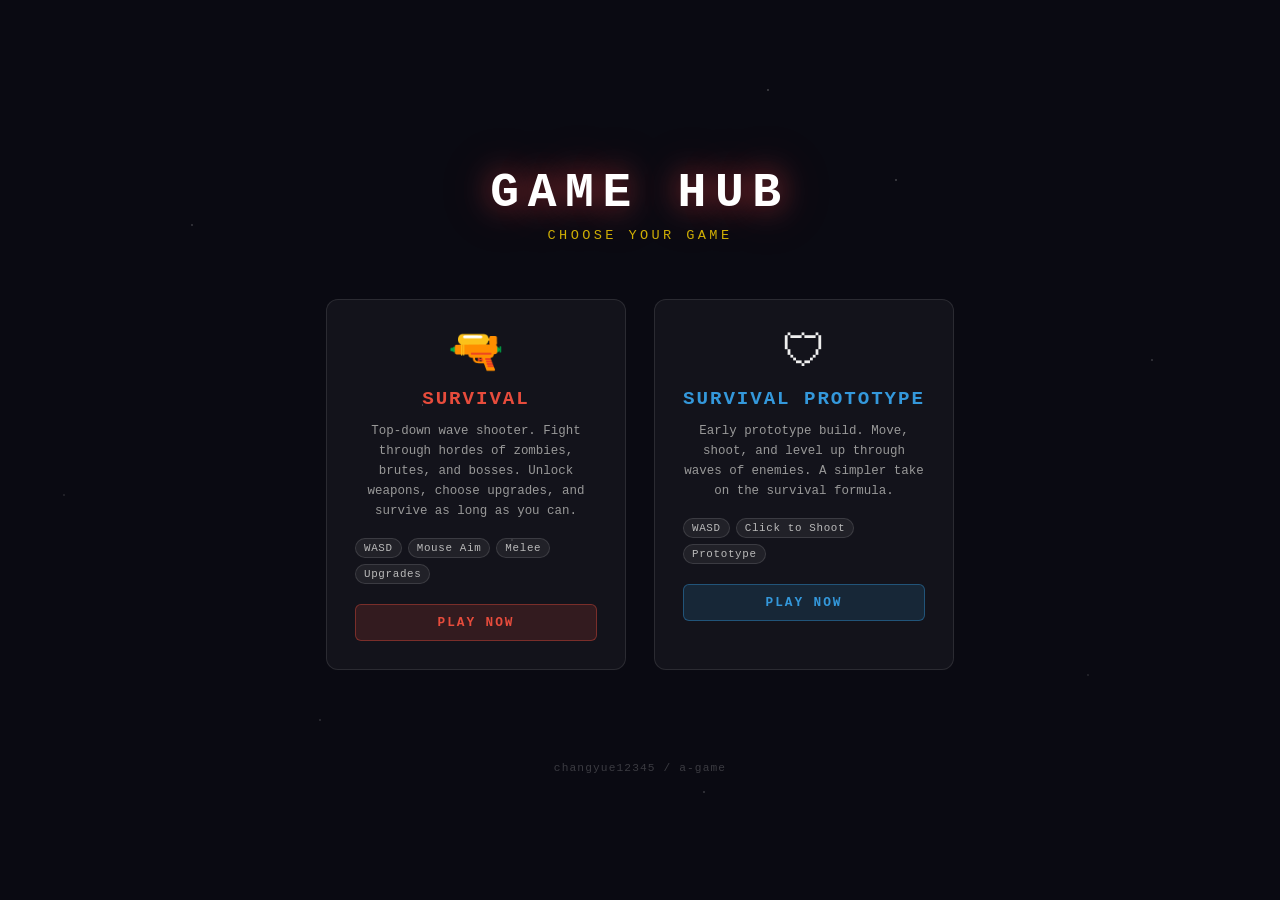
<file: index.html>
<!DOCTYPE html>
<html lang="en">
<head>
<meta charset="UTF-8">
<meta name="viewport" content="width=device-width, initial-scale=1.0">
<title>Game Hub</title>
<style>
* { margin: 0; padding: 0; box-sizing: border-box; }

body {
  background: #0a0a12;
  color: #eee;
  font-family: 'Courier New', monospace;
  min-height: 100vh;
  display: flex;
  flex-direction: column;
  align-items: center;
  justify-content: center;
  overflow: hidden;
}

/* Starfield */
body::before {
  content: '';
  position: fixed;
  inset: 0;
  background-image:
    radial-gradient(1px 1px at 15% 25%, rgba(255,255,255,0.5) 0%, transparent 100%),
    radial-gradient(1px 1px at 40% 60%, rgba(255,255,255,0.4) 0%, transparent 100%),
    radial-gradient(1px 1px at 70% 20%, rgba(255,255,255,0.6) 0%, transparent 100%),
    radial-gradient(1px 1px at 85% 75%, rgba(255,255,255,0.3) 0%, transparent 100%),
    radial-gradient(1px 1px at 55% 88%, rgba(255,255,255,0.5) 0%, transparent 100%),
    radial-gradient(1px 1px at 25% 80%, rgba(255,255,255,0.4) 0%, transparent 100%),
    radial-gradient(1px 1px at 90% 40%, rgba(255,255,255,0.5) 0%, transparent 100%),
    radial-gradient(1px 1px at 5%  55%, rgba(255,255,255,0.3) 0%, transparent 100%),
    radial-gradient(1px 1px at 60% 10%, rgba(255,255,255,0.6) 0%, transparent 100%),
    radial-gradient(1px 1px at 33% 45%, rgba(255,255,255,0.4) 0%, transparent 100%);
  pointer-events: none;
  z-index: 0;
}

.container {
  position: relative;
  z-index: 1;
  text-align: center;
  padding: 40px 20px;
}

h1 {
  font-size: 3rem;
  letter-spacing: 0.18em;
  text-transform: uppercase;
  color: #fff;
  text-shadow: 0 0 30px rgba(255,80,80,0.6), 0 0 60px rgba(255,80,80,0.3);
  margin-bottom: 8px;
}

.subtitle {
  color: #ffd700;
  font-size: 0.85rem;
  letter-spacing: 0.25em;
  text-transform: uppercase;
  margin-bottom: 56px;
  opacity: 0.8;
}

.grid {
  display: flex;
  gap: 28px;
  justify-content: center;
  flex-wrap: wrap;
}

.card {
  width: 300px;
  background: rgba(255,255,255,0.04);
  border: 1px solid rgba(255,255,255,0.1);
  border-radius: 12px;
  padding: 32px 28px 28px;
  text-decoration: none;
  color: inherit;
  transition: transform 0.18s, border-color 0.18s, box-shadow 0.18s;
  display: flex;
  flex-direction: column;
  gap: 12px;
}

.card:hover {
  transform: translateY(-6px);
  border-color: var(--accent);
  box-shadow: 0 0 30px rgba(var(--accent-rgb), 0.25), 0 0 60px rgba(var(--accent-rgb), 0.1);
}

.card.survival {
  --accent: #e74c3c;
  --accent-rgb: 231,76,60;
}

.card.prototype {
  --accent: #3498db;
  --accent-rgb: 52,152,219;
}

.card-icon {
  font-size: 2.8rem;
  line-height: 1;
}

.card-title {
  font-size: 1.2rem;
  font-weight: bold;
  letter-spacing: 0.1em;
  text-transform: uppercase;
  color: var(--accent);
}

.card-desc {
  font-size: 0.78rem;
  color: #999;
  line-height: 1.6;
}

.card-tags {
  display: flex;
  gap: 6px;
  flex-wrap: wrap;
  margin-top: 4px;
}

.tag {
  font-size: 0.68rem;
  padding: 3px 8px;
  border-radius: 20px;
  background: rgba(255,255,255,0.06);
  border: 1px solid rgba(255,255,255,0.12);
  color: #bbb;
  letter-spacing: 0.06em;
}

.play-btn {
  margin-top: 8px;
  padding: 10px 0;
  border-radius: 6px;
  background: rgba(var(--accent-rgb), 0.15);
  border: 1px solid rgba(var(--accent-rgb), 0.4);
  color: var(--accent);
  font-family: inherit;
  font-size: 0.8rem;
  font-weight: bold;
  letter-spacing: 0.15em;
  text-transform: uppercase;
  cursor: pointer;
  transition: background 0.15s;
}

.card:hover .play-btn {
  background: rgba(var(--accent-rgb), 0.28);
}

footer {
  position: relative;
  z-index: 1;
  margin-top: 52px;
  color: rgba(255,255,255,0.2);
  font-size: 0.7rem;
  letter-spacing: 0.1em;
}
</style>
</head>
<body>

<div class="container">
  <h1>Game Hub</h1>
  <p class="subtitle">Choose your game</p>

  <div class="grid">

    <a class="card survival" href="https://changyue12345.github.io/a-game/games/survival/index.html">
      <div class="card-icon">🔫</div>
      <div class="card-title">Survival</div>
      <div class="card-desc">
        Top-down wave shooter. Fight through hordes of zombies, brutes, and bosses.
        Unlock weapons, choose upgrades, and survive as long as you can.
      </div>
      <div class="card-tags">
        <span class="tag">WASD</span>
        <span class="tag">Mouse Aim</span>
        <span class="tag">Melee</span>
        <span class="tag">Upgrades</span>
      </div>
      <div class="play-btn">Play Now</div>
    </a>

    <a class="card prototype" href="https://changyue12345.github.io/a-game/games/prototype/index.html">
      <div class="card-icon">🛡</div>
      <div class="card-title">Survival Prototype</div>
      <div class="card-desc">
        Early prototype build. Move, shoot, and level up through waves of enemies.
        A simpler take on the survival formula.
      </div>
      <div class="card-tags">
        <span class="tag">WASD</span>
        <span class="tag">Click to Shoot</span>
        <span class="tag">Prototype</span>
      </div>
      <div class="play-btn">Play Now</div>
    </a>

  </div>
</div>

<footer>changyue12345 / a-game</footer>

</body>
</html>
</file>
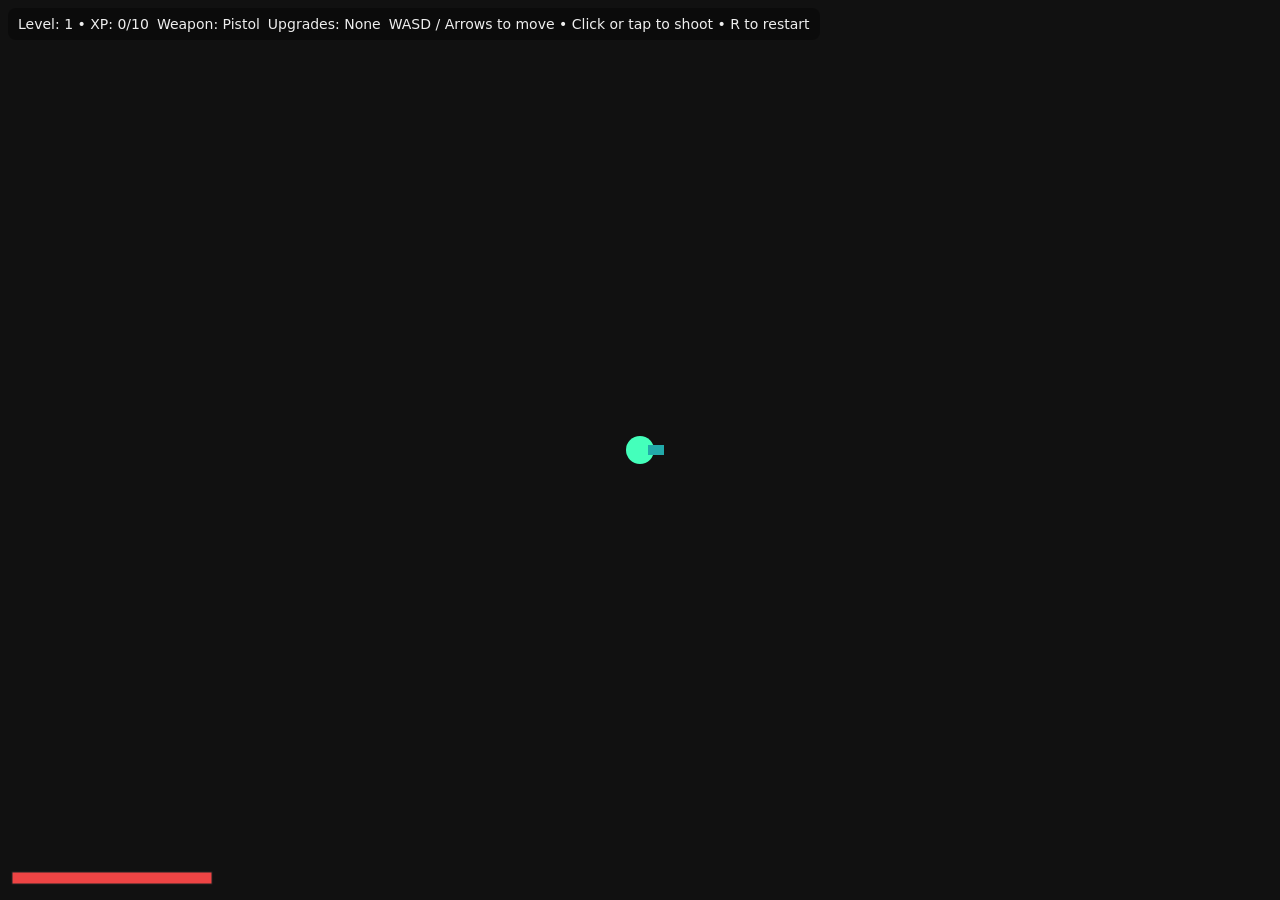
<file: games/prototype/index.html>
<!doctype html>
<html lang="en">
<head>
  <meta charset="utf-8" />
  <meta name="viewport" content="width=device-width,initial-scale=1,viewport-fit=cover" />
  <meta name="apple-mobile-web-app-capable" content="yes">
  <title>Survival Prototype</title>
  <link rel="stylesheet" href="style.css">
</head>
<body>
  <canvas id="game"></canvas>
  <div id="hud">
    <div id="stats">Level: <span id="level">1</span> • XP: <span id="xp">0</span>/<span id="xpNext">10</span></div>
    <div id="weapons">Weapon: <span id="weapon">Pistol</span></div>
    <div id="upgrades">Upgrades: <span id="upgradesList">None</span></div>
    <div id="controls">WASD / Arrows to move • Click or tap to shoot • R to restart</div>
  </div>

  <!-- Upgrade button moved to top-right for better iPad access -->
  <button id="upgradeBtn" class="hud-btn" aria-hidden="true" style="display:none">UPGRADE</button>

  <!-- Touch controls for tablets / iPads -->
  <div id="touch-ui">
    <div id="joystick" class="control" aria-hidden="true">
      <div class="base"></div>
      <div class="thumb"></div>
    </div>
    <div style="display:flex; flex-direction:column; gap:8px; align-items:flex-end;">
      <button id="fire" class="control">FIRE</button>
      <button id="switch" class="control">SW</button>
    </div>
  </div>

  <script src="game.js"></script>
</body>
</html>
</file>
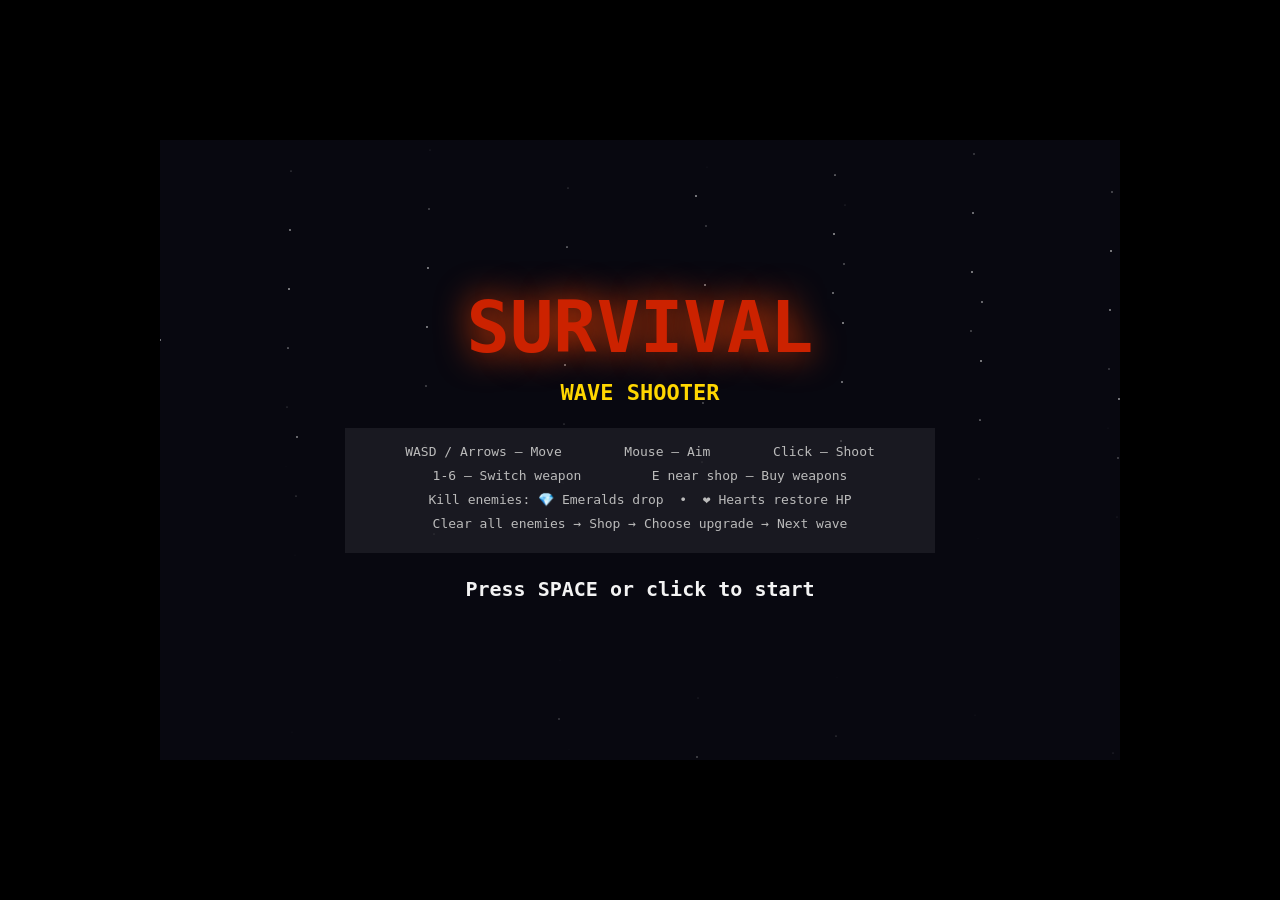
<file: games/survival/index.html>
<!DOCTYPE html>
<html lang="en">
<head>
<meta charset="UTF-8">
<title>Survival</title>
<style>
* { margin:0; padding:0; box-sizing:border-box; }
body { background:#000; display:flex; align-items:center; justify-content:center; height:100vh; overflow:hidden; }
canvas { display:block; cursor:crosshair; }
</style>
</head>
<body>
<canvas id="c"></canvas>
<script>
(function(){
'use strict';

const canvas = document.getElementById('c');
const ctx    = canvas.getContext('2d');
const W = canvas.width  = 960;
const H = canvas.height = 620;
const WORLD = 2400;

// ─────────────────────── DATA ───────────────────────

const WEAPONS = {
  pistol:    {name:'Pistol',          dmg:20,  rate:450,  spd:9,  spread:0.05, count:1, col:'#bbb',    price:0,   desc:'Reliable starter weapon', minLv:1},
  shotgun:   {name:'Shotgun',         dmg:22,  rate:950,  spd:7,  spread:0.32, count:6, col:'#d4820a', price:60,  desc:'6-pellet spread shot',    minLv:1},
  uzi:       {name:'Uzi',             dmg:9,   rate:80,   spd:11, spread:0.13, count:1, col:'#9b59b6', price:90,  desc:'Ultra-fast fire rate',    minLv:2},
  machinegun:{name:'Machine Gun',     dmg:16,  rate:110,  spd:12, spread:0.07, count:1, col:'#2980b9', price:130, desc:'Fast & accurate bursts',  minLv:2},
  sniper:    {name:'Sniper Rifle',    dmg:130, rate:1800, spd:24, spread:0.01, count:1, col:'#27ae60', price:160, desc:'Massive single-hit dmg',  minLv:3},
  launcher:  {name:'Rocket Launcher', dmg:190, rate:2300, spd:5,  spread:0.02, count:1, col:'#e74c3c', price:220, desc:'AoE explosion radius',    minLv:3, rocket:true},
  plasma:    {name:'Plasma Gun',      dmg:40,  rate:200,  spd:15, spread:0.03, count:1, col:'#00ffee', price:280, desc:'Energy shots, fast',      minLv:4},
  boomerang: {name:'Boomerang',       dmg:50,  rate:1800, spd:8,  spread:0,    count:1, col:'#f0c040', price:100, desc:'Flies out and returns, hits all', minLv:2, boomerang:true},
  spray:     {name:'Spray',           dmg:1,rate:1,    spd:10, spread:0.45, count:1, col:'#44ccff', price:50,  desc:'Continuous spray, 1 dmg/bullet', minLv:1},
  lol:       {name: 'lol',            dmg:1,rate:0.01, spd:10, spread:0.01, count:1, col:'#bbb', price:200, desc:'lol', minLv:4},
  fist:   {name:'Fist',   dmg:15,  rate:360,  range:44, arc:1.9,  col:'#f5cba7', price:0,   desc:'Quick bare-knuckle strike', minLv:1, mweapon:true},
  spear:  {name:'Spear',  dmg:48,  rate:680,  range:92, arc:0.45, col:'#c8a05a', price:50,  desc:'Long reach, narrow thrust',  minLv:2, mweapon:true},
  sword:  {name:'Sword',  dmg:70,  rate:520,  range:70, arc:1.35, col:'#c8c8cc', price:110, desc:'Wide arc, reliable damage',   minLv:2, mweapon:true},
  katana: {name:'Katana', dmg:95,  rate:330,  range:84, arc:1.0,  col:'#ddeeff', price:190, desc:'Lightning speed, fine edge',  minLv:3, mweapon:true},
};

const ENEMY_DEF = {
  zombie:  {name:'Zombie',  hp:60,  spd:1.2, dmg:8,  sz:18, col:'#4a7c59', emMin:1, emMax:3,  hpChance:0.15, melee:true},
  runner:  {name:'Runner',  hp:35,  spd:2.8, dmg:10, sz:14, col:'#c0392b', emMin:2, emMax:4,  hpChance:0.10, melee:true},
  brute:   {name:'Brute',   hp:280, spd:0.7, dmg:22, sz:30, col:'#7f8c8d', emMin:6, emMax:12, hpChance:0.25, melee:true},
  shooter: {name:'Shooter', hp:70,  spd:1.0, dmg:14, sz:20, col:'#8e44ad', emMin:3, emMax:7,  hpChance:0.20, melee:false},
  boss:      {name:'BOSS',       hp:900,  spd:0.9, dmg:28, sz:45, col:'#e74c3c', emMin:25,emMax:40,  hpChance:0.80, melee:true},
  ghost:     {name:'Ghost',      hp:80,   spd:1.8, dmg:15, sz:20, col:'#aaccff', emMin:4, emMax:8,   hpChance:0.12, melee:true, ghost:true},
  ghostboss: {name:'GHOST BOSS', hp:9000, spd:0.7, dmg:40, sz:58, col:'#c8aaff', emMin:60,emMax:100, hpChance:1.00, melee:true, ghost:true},
  tank:      {name:'Tank',       hp:450,  spd:0.6, dmg:30, sz:28, col:'#556b2f', emMin:8, emMax:16,  hpChance:0.35, melee:true, tank:true},
};

const LEVELS = [
  {name:'The Forest', bg:'#1e3a12', waves:[
    [{t:'zombie',n:8}],
    [{t:'zombie',n:10},{t:'runner',n:4}],
  ]},
  {name:'The Ruins', bg:'#3a3020', waves:[
    [{t:'zombie',n:10},{t:'runner',n:5}],
    [{t:'brute',n:2},{t:'zombie',n:8}],
    [{t:'runner',n:8},{t:'shooter',n:4}],
  ]},
  {name:'Dark City', bg:'#14142a', waves:[
    [{t:'runner',n:10},{t:'shooter',n:5}],
    [{t:'brute',n:3},{t:'shooter',n:6}],
    [{t:'zombie',n:10},{t:'boss',n:1}],
  ]},
  {name:'The Wasteland', bg:'#1a1208', waves:[
    [{t:'brute',n:3},{t:'zombie',n:12},{t:'runner',n:8}],
    [{t:'shooter',n:10},{t:'brute',n:4},{t:'runner',n:10}],
    [{t:'boss',n:1},{t:'brute',n:5},{t:'shooter',n:8}],
  ]},
  {name:'Hellfire', bg:'#2a0a08', waves:[
    [{t:'brute',n:4},{t:'runner',n:12},{t:'shooter',n:6}],
    [{t:'boss',n:1},{t:'shooter',n:12},{t:'runner',n:8}],
    [{t:'boss',n:2},{t:'brute',n:4},{t:'shooter',n:8},{t:'runner',n:10}],
  ]},
  {name:'The Haunting', bg:'#0a0818', waves:[
    [{t:'ghost',n:8},{t:'zombie',n:6}],
    [{t:'ghost',n:12},{t:'runner',n:6}],
    [{t:'ghost',n:10},{t:'ghostboss',n:1},{t:'brute',n:2}],
  ]},
  {name:'Iron Siege', bg:'#1a1a0a', waves:[
    [{t:'tank',n:3},{t:'runner',n:8}],
    [{t:'tank',n:5},{t:'shooter',n:8}],
    [{t:'tank',n:6},{t:'boss',n:1},{t:'brute',n:3}],
  ]},
];

const UPGRADE_POOL = [
  {id:'hp',      icon:'❤',  name:'+25 Max Health',   desc:'Max HP +25, also heals 25',     apply:p=>{p.maxHp+=25;p.hp=Math.min(p.hp+25,p.maxHp);}},
  {id:'speed',   icon:'👟', name:'Speed Boost',       desc:'Movement speed +15%',           apply:p=>{p.spd*=1.15;}},
  {id:'damage',  icon:'💥', name:'Damage Up',         desc:'All weapon damage +25%',        apply:p=>{p.dmgMult*=1.25;}},
  {id:'firerate',icon:'🔥', name:'Rapid Fire',        desc:'All fire rates 25% faster',     apply:p=>{p.rateMult*=0.75;}},
  {id:'emeralds',icon:'💎', name:'Windfall',          desc:'Gain 50 bonus emeralds',        apply:p=>{p.em+=50;}},
  {id:'shield',  icon:'🛡', name:'Energy Shield',     desc:'Absorb next 60 damage',         apply:p=>{p.shield=(p.shield||0)+60;}},
  {id:'regen',   icon:'💚', name:'Life Regen',        desc:'Slowly regenerate health',      apply:p=>{p.regen=(p.regen||0)+0.3;}},
  {id:'magnet',  icon:'🧲', name:'Item Magnet',       desc:'Pickup range +60px',            apply:p=>{p.magnet=(p.magnet||80)+60;}},
  {id:'turret',  icon:'🔩', name:'Auto Turret',       desc:'A turret orbits you and shoots enemies. Press Q to add more or upgrade.',
    once:true, apply:p=>{ p.turret={level:1,slots:[{angle:Math.PI,aimAngle:0,lastShot:0,x:0,y:0}]}; }},
];

// Turret stats per level
const TURRET_LEVELS = [
  {level:1, dmg:18, rate:1400, range:220, shots:1, col:'#ffd700', label:'Turret Lv1'},
  {level:2, dmg:30, rate:1050, range:260, shots:1, col:'#ffd700', label:'Turret Lv2', cost:50},
  {level:3, dmg:45, rate:750,  range:295, shots:2, col:'#ff8800', label:'Turret Lv3', cost:80},
  {level:4, dmg:65, rate:550,  range:330, shots:3, col:'#ff4400', label:'Turret Lv4', cost:120},
];

// ─────────────────────── AUDIO ───────────────────────

const _AC = window.AudioContext || window.webkitAudioContext;
let _ac = null;
function gac() {
  if (!_AC) return null;
  if (!_ac) _ac = new _AC();
  if (_ac.state === 'suspended') _ac.resume();
  return _ac;
}
// Tone: sweep from f1 to f2 over dur seconds
function tn(f1, f2, dur, vol=0.12, wave='square') {
  const a=gac(); if(!a) return;
  const t=a.currentTime, o=a.createOscillator(), g=a.createGain();
  o.type=wave; o.connect(g); g.connect(a.destination);
  o.frequency.setValueAtTime(f1,t);
  if(f2) o.frequency.exponentialRampToValueAtTime(Math.max(f2,10),t+dur);
  g.gain.setValueAtTime(vol,t); g.gain.exponentialRampToValueAtTime(0.001,t+dur);
  o.start(t); o.stop(t+dur+0.01);
}
// Noise burst with lowpass filter
function ns(dur, vol=0.08, lp=1500) {
  const a=gac(); if(!a) return;
  const t=a.currentTime, sr=a.sampleRate;
  const buf=a.createBuffer(1,Math.ceil(sr*dur),sr);
  const d=buf.getChannelData(0);
  for(let i=0;i<d.length;i++) d[i]=Math.random()*2-1;
  const src=a.createBufferSource(), flt=a.createBiquadFilter(), g=a.createGain();
  src.buffer=buf; flt.type='lowpass'; flt.frequency.value=lp;
  src.connect(flt); flt.connect(g); g.connect(a.destination);
  g.gain.setValueAtTime(vol,t); g.gain.exponentialRampToValueAtTime(0.001,t+dur);
  src.start(t);
}
let _lastHitSnd = 0;
function snd(id) {
  if (!soundEnabled) return;
  try { switch(id) {
    case 'pistol':     tn(880,180,0.07,0.10); break;
    case 'shotgun':    ns(0.13,0.20,500); tn(220,70,0.10,0.09); break;
    case 'uzi':        tn(720,280,0.04,0.07); break;
    case 'machinegun': tn(640,220,0.05,0.09); break;
    case 'sniper':     ns(0.05,0.07,900); tn(1400,80,0.10,0.14,'sawtooth'); break;
    case 'launcher':   tn(320,55,0.18,0.11,'sawtooth'); break;
    case 'plasma':     tn(1600,900,0.07,0.10,'sine'); break;
    case 'melee':      ns(0.08,0.07,4000); tn(300,180,0.07,0.05,'sawtooth'); break;
    case 'hit': {
      const now=Date.now(); if(now-_lastHitSnd<60) break; _lastHitSnd=now;
      ns(0.05,0.06,350); break;
    }
    case 'kill':       tn(420,140,0.13,0.09); ns(0.09,0.05,280); break;
    case 'p_hit':      tn(160,70,0.17,0.16,'sawtooth'); ns(0.06,0.05,200); break;
    case 'deflect':    tn(2000,2600,0.04,0.14,'sine'); tn(2600,1400,0.09,0.09,'sine'); ns(0.06,0.04,5000); break;
    case 'explode':    ns(0.40,0.24,180); tn(90,25,0.32,0.16,'sawtooth'); break;
    case 'em':         tn(1100,1400,0.05,0.06,'sine'); break;
    case 'heart':      tn(620,950,0.11,0.09,'sine'); break;
    case 'wave':       tn(440,660,0.10,0.12,'sine'); setTimeout(()=>tn(550,880,0.14,0.11,'sine'),110); break;
    case 'shop':       tn(880,1100,0.13,0.10,'sine'); break;
    case 'upgrade':    tn(440,880,0.18,0.12,'sine'); setTimeout(()=>tn(660,1320,0.18,0.12,'sine'),120);
                       setTimeout(()=>tn(880,1760,0.18,0.11,'sine'),240); break;
    case 'boss_die':    ns(0.5,0.28,150); tn(120,20,0.45,0.18,'sawtooth'); break;
    case 'spear_throw': ns(0.14,0.13,2200); tn(380,160,0.16,0.09,'sawtooth'); break;
    case 'boomerang':   tn(600,300,0.12,0.10,'sawtooth'); ns(0.08,0.06,2400); break;
    case 'spray':       ns(0.04,0.04,3000); break;
    case 'turret':     tn(500,300,0.04,0.07,'square'); ns(0.03,0.04,1800); break;
    case 'ghost_warn': tn(220,110,0.6,0.14,'sine'); setTimeout(()=>tn(180,90,0.7,0.10,'sine'),400);
                       setTimeout(()=>ns(0.9,0.05,300),200); break;
  } } catch(e) {}
}

// ─────────────────────── STATE ───────────────────────

let state; // 'menu' | 'playing' | 'shop' | 'upgrade' | 'gameover' | 'settings'
let player, enemies, bullets, drops, particles;
let camera, keys, mouse;
let upgradeOptions, waveClearCountdown, waveSpawnCountdown, waveActive;
let trees, walls; // generated once, never reset
let meleeSwings;
let turretPanelOpen = false;
let ghostWarningTimer = 0;
let _hudAreas = {};
let soundEnabled = true;
let touchscreenMode = false;
let _prevState = 'playing'; // state to return to when closing settings
let virtualJoy = {dx:0, dy:0, active:false, startX:0, startY:0, curX:0, curY:0};
let aimJoy = {active:false, dx:0, dy:0, startX:0, startY:0};

const SHOP_X = WORLD/2+250, SHOP_Y = WORLD/2-200, SHOP_W = 90, SHOP_H = 90;

// ─────────────────────── MAP GENERATION ───────────────────────
// Called ONCE per run — trees and walls never change between waves or levels.

function generateMap() {
  trees = [];
  walls = [];
  const cx = WORLD/2, cy = WORLD/2;

  // Hand-placed walls (stone barriers / ruins)
  [
    // North corridor gaps
    [cx-220, cy-330, 160, 22], [cx+60,  cy-330, 160, 22],
    // South corridor gaps
    [cx-190, cy+300, 130, 22], [cx+60,  cy+300, 130, 22],
    // West L-shape
    [cx-440, cy-120, 22, 160], [cx-440, cy+40,  130, 22],
    // East L-shape
    [cx+310, cy-80,  22, 180], [cx+190, cy+100, 140, 22],
    // Central pillars
    [cx-65,  cy+190, 42, 42],  [cx+25,  cy-225, 42, 42],
    // Far verticals
    [cx-710, cy-300, 22, 200], [cx+690, cy+100, 22, 200],
    // Far horizontals
    [cx-300, cy+620, 200, 22], [cx+100, cy-660, 200, 22],
    // Extra blockers
    [cx+400, cy-350, 22, 120], [cx-400, cy+310, 120, 22],
    [cx-550, cy+210, 22, 100], [cx+500, cy-210, 100, 22],
    [cx-200, cy-500, 22, 110], [cx+180, cy+480, 22, 110],
  ].forEach(([x,y,w,h]) => walls.push({x,y,w,h}));

  // Scatter trees (attempt many positions, keep those that don't overlap key areas)
  for (let att = 0; att < 400 && trees.length < 70; att++) {
    const r = 18 + Math.random() * 20;
    const x = 140 + Math.random() * (WORLD - 280);
    const y = 140 + Math.random() * (WORLD - 280);
    // Clear zone: player start, shop area
    if (Math.hypot(x - cx, y - cy) < 230) continue;
    if (Math.abs(x-(SHOP_X+SHOP_W/2)) < 130 && Math.abs(y-(SHOP_Y+SHOP_H/2)) < 130) continue;
    // No overlap with walls
    if (walls.some(w => circleRect(x, y, r+30, w))) continue;
    // No overlap with other trees
    if (trees.some(t => Math.hypot(t.x-x, t.y-y) < t.r+r+20)) continue;
    trees.push({x, y, r, shade: Math.random()});
  }
}

function circleRect(cx, cy, cr, {x,y,w,h}) {
  return Math.hypot(cx - clamp(cx,x,x+w), cy - clamp(cy,y,y+h)) < cr;
}

// Push entity out of all trees and walls
function resolveObstacles(obj, r) {
  trees.forEach(t => {
    const dx = obj.x-t.x, dy = obj.y-t.y, d = Math.hypot(dx,dy)||1, m = r+t.r;
    if (d < m) { obj.x += dx/d*(m-d); obj.y += dy/d*(m-d); }
  });
  walls.forEach(w => {
    const nx = clamp(obj.x, w.x, w.x+w.w), ny = clamp(obj.y, w.y, w.y+w.h);
    const dx = obj.x-nx, dy = obj.y-ny, d = Math.hypot(dx,dy)||0;
    if (d === 0) { obj.y -= r+1; return; }
    if (d < r)   { obj.x += dx/d*(r-d); obj.y += dy/d*(r-d); }
  });
}

function bulletHitsObstacle(b) {
  return trees.some(t => Math.hypot(b.x-t.x, b.y-t.y) < t.r)
      || walls.some(w => b.x>=w.x && b.x<=w.x+w.w && b.y>=w.y && b.y<=w.y+w.h);
}

// ─────────────────────── INIT ───────────────────────

function init() {
  keys  = {};
  mouse = {x: W/2, y: H/2, down: false};

  canvas.onmousemove = e => {
    const r = canvas.getBoundingClientRect();
    mouse.x = e.clientX - r.left;
    mouse.y = e.clientY - r.top;
  };
  canvas.onmousedown = e => { if (e.button===0) mouse.down = true; };
  canvas.onmouseup   = e => { if (e.button===0) mouse.down = false; };
  canvas.oncontextmenu = e => e.preventDefault();

  document.onkeydown = e => { keys[e.code] = true;  if (!e.repeat) onKey(e.code); };
  document.onkeyup   = e => { keys[e.code] = false; };
  canvas.addEventListener('click', onClick);

  // Touch events for touchscreen mode
  canvas.addEventListener('touchstart',  onTouchStart,  {passive:false});
  canvas.addEventListener('touchmove',   onTouchMove,   {passive:false});
  canvas.addEventListener('touchend',    onTouchEnd,    {passive:false});
  canvas.addEventListener('touchcancel', onTouchEnd,    {passive:false});

  state = 'menu';
  requestAnimationFrame(loop);
}

function onKey(code) {
  if (state==='menu'    && code==='Space') { startGame(); return; }
  if (state==='gameover'&& code==='Space') { startGame(); return; }
  if (code==='Escape' && state==='settings') { state = _prevState; return; }
  if (state==='playing') {
    if (code==='KeyE') tryOpenShop();
    if (code==='KeyQ' && player.turret) turretPanelOpen = !turretPanelOpen;
    if (code==='Escape') { turretPanelOpen = false; }
    if ((code==='ShiftLeft'||code==='ShiftRight') && player.weapons[player.wIdx]==='katana') tryDeflect();
    if ((code==='ShiftLeft'||code==='ShiftRight') && player.weapons[player.wIdx]==='spear')  trySpearThrow();
    for (let i=0; i<9; i++)
      if (code===`Digit${i+1}`) player.wIdx = Math.min(i, player.weapons.length-1);
  }
  if (state==='upgrade' && upgradeOptions) {
    if (code==='Digit1') pickUpgrade(0);
    if (code==='Digit2') pickUpgrade(1);
    if (code==='Digit3') pickUpgrade(2);
  }
  if (state==='shop' && code==='Escape') { state = 'playing'; }
}

function onClick(e) {
  const r  = canvas.getBoundingClientRect();
  const mx = e.clientX - r.left, my = e.clientY - r.top;
  if (state==='menu')    { startGame(); return; }
  if (state==='gameover'){ startGame(); return; }
  if (state==='settings'){ handleSettingsClick(mx, my); return; }
  // Settings gear button (top-right, always visible during play)
  if ((state==='playing'||state==='shop'||state==='upgrade') && mx>=W-46&&mx<=W-10&&my>=10&&my<=46) {
    _prevState = state; state = 'settings'; return;
  }
  if (turretPanelOpen)   { handleTurretPanelClick(mx, my); return; }
  if (state==='shop')    { handleShopClick(mx, my); return; }
  if (state==='upgrade') { handleUpgradeClick(mx, my); return; }
  if (state==='playing') {
    // Ability button (deflect / spear throw)
    const ab = _hudAreas.abilityBtn;
    if (ab && mx>=ab.x&&mx<=ab.x+ab.w&&my>=ab.y&&my<=ab.y+ab.h) {
      if (ab.action==='deflect') tryDeflect();
      if (ab.action==='spear')   trySpearThrow();
      return;
    }
    // Shop button
    const sb = _hudAreas.shopBtn;
    if (sb && mx>=sb.x&&mx<=sb.x+sb.w&&my>=sb.y&&my<=sb.y+sb.h) { tryOpenShop(); return; }
    // Turret button
    const tb = _hudAreas.turretBtn;
    if (tb && mx>=tb.x&&mx<=tb.x+tb.w&&my>=tb.y&&my<=tb.y+tb.h && player.turret) {
      turretPanelOpen = !turretPanelOpen; return;
    }
    // Weapon bar slots
    const sW=62, sH=60, gap=4, total=9;
    const bW=sW*total+gap*(total-1), bx=(W-bW)/2, by=H-sH-10;
    if (my>=by&&my<=by+sH) {
      for (let i=0; i<total; i++) {
        const cx=bx+i*(sW+gap);
        if (mx>=cx&&mx<=cx+sW && player.weapons[i]) { player.wIdx=i; return; }
      }
    }
  }
}

function startGame() {
  player = {
    x: WORLD/2, y: WORLD/2,
    hp: 100, maxHp: 100, spd: 3,
    em: 0,
    spearCd: 0,
    weapons: ['pistol', 'fist'], wIdx: 0, lastShot: {},
    dmgMult: 1, rateMult: 1,
    shield: 0, regen: 0, magnet: 80,
    level: 1, wave: 1, kills: 0,
    turret: null,
    deflectCd: 0, deflectActive: 0,
  };
  enemies   = [];
  bullets   = [];
  drops     = [];
  particles = [];
  meleeSwings = [];
  camera    = {x: WORLD/2 - W/2, y: WORLD/2 - H/2};
  upgradeOptions     = null;
  waveClearCountdown = 0;
  waveSpawnCountdown = 0;
  waveActive         = false;
  ghostWarningTimer  = 0;

  // Generate map ONCE — it will not be regenerated on wave/level advances
  generateMap();

  state = 'playing';
  spawnWave();
}

// ─────────────────────── TOUCH HANDLERS ───────────────────────

function getTouchPos(t) {
  const r = canvas.getBoundingClientRect();
  return {x: t.clientX - r.left, y: t.clientY - r.top};
}

let _leftTouchId = null, _rightTouchId = null;
const _touchStarts = {}; // identifier -> {x, y}
const _uiTouchIds = new Set(); // touches that hit a HUD button — skip joystick

function _hitsHudBtn(p) {
  // Returns true if touch position lands on any active HUD tap area
  const areas = [_hudAreas.shopBtn, _hudAreas.turretBtn, _hudAreas.abilityBtn];
  return areas.some(a => a && p.x>=a.x && p.x<=a.x+a.w && p.y>=a.y && p.y<=a.y+a.h);
}

function onTouchStart(e) {
  e.preventDefault();
  Array.from(e.changedTouches).forEach(t => {
    const p = getTouchPos(t);
    _touchStarts[t.identifier] = {x: p.x, y: p.y};

    // Only activate joysticks when playing and touchscreen mode is on
    if (!touchscreenMode || state !== 'playing') return;

    // If the touch lands on a HUD button, reserve it as a UI touch only
    if (_hitsHudBtn(p)) { _uiTouchIds.add(t.identifier); return; }

    if (p.x < W/2 && _leftTouchId === null) {
      _leftTouchId = t.identifier;
      virtualJoy.active = true;
      virtualJoy.startX = p.x; virtualJoy.startY = p.y;
      virtualJoy.curX   = p.x; virtualJoy.curY   = p.y;
      virtualJoy.dx = 0; virtualJoy.dy = 0;
    } else if (p.x >= W/2 && _rightTouchId === null) {
      _rightTouchId = t.identifier;
      aimJoy.active = true;
      aimJoy.startX = p.x; aimJoy.startY = p.y;
      aimJoy.dx = 0; aimJoy.dy = 0;
    }
  });
}

function onTouchMove(e) {
  e.preventDefault();
  Array.from(e.changedTouches).forEach(t => {
    const p = getTouchPos(t);
    if (t.identifier === _leftTouchId) {
      virtualJoy.curX = p.x; virtualJoy.curY = p.y;
      const JR = 60;
      let dx = p.x - virtualJoy.startX, dy = p.y - virtualJoy.startY;
      const d = Math.hypot(dx, dy);
      if (d > JR) { dx = dx/d*JR; dy = dy/d*JR; }
      virtualJoy.dx = dx/JR; virtualJoy.dy = dy/JR;
    } else if (t.identifier === _rightTouchId) {
      const JR = 60;
      let dx = p.x - aimJoy.startX, dy = p.y - aimJoy.startY;
      const d = Math.hypot(dx, dy);
      if (d > JR) { dx = dx/d*JR; dy = dy/d*JR; }
      aimJoy.dx = dx/JR; aimJoy.dy = dy/JR;
    }
  });
}

function onTouchEnd(e) {
  e.preventDefault();
  Array.from(e.changedTouches).forEach(t => {
    const p = getTouchPos(t);
    const start = _touchStarts[t.identifier];
    delete _touchStarts[t.identifier];

    // UI touches always fire as taps; playing-state joystick touches require small movement
    const moved = start ? Math.hypot(p.x - start.x, p.y - start.y) : 0;
    const isTap = _uiTouchIds.has(t.identifier) || state !== 'playing' || moved < 16;
    _uiTouchIds.delete(t.identifier);
    if (isTap) {
      onClick({clientX: t.clientX, clientY: t.clientY});
    }

    if (t.identifier === _leftTouchId) {
      _leftTouchId = null; virtualJoy.active = false;
      virtualJoy.dx = 0; virtualJoy.dy = 0;
    } else if (t.identifier === _rightTouchId) {
      _rightTouchId = null; aimJoy.active = false; aimJoy.dx = 0; aimJoy.dy = 0; mouse.down = false;
    }
  });
}

// ─────────────────────── WAVES ───────────────────────

function spawnWave() {
  const lv = LEVELS[(player.level-1) % LEVELS.length];
  const wv = lv.waves[(player.wave-1) % lv.waves.length];
  const sc = 1 + (player.level-1) * 0.18;
  // Show ghost warning when entering level 5 for the first time
  if (player.level === 6 && player.wave === 1 && ghostWarningTimer === 0) { ghostWarningTimer = 5; snd('ghost_warn'); }
  wv.forEach(g => { for (let i=0; i<g.n; i++) spawnEnemy(g.t, sc); });
  waveActive = true;
}

function spawnEnemy(type, sc) {
  const d = ENEMY_DEF[type] || ENEMY_DEF.zombie;
  const pad = 80; let x, y;
  switch (0|Math.random()*4) {
    case 0: x=pad+Math.random()*(WORLD-2*pad); y=pad;         break;
    case 1: x=WORLD-pad; y=pad+Math.random()*(WORLD-2*pad);   break;
    case 2: x=pad+Math.random()*(WORLD-2*pad); y=WORLD-pad;   break;
    default:x=pad;       y=pad+Math.random()*(WORLD-2*pad);
  }
  enemies.push({
    x, y, type, name:d.name,
    hp: d.hp*sc, maxHp: d.hp*sc,
    spd: d.spd, dmg: d.dmg*sc,
    sz: d.sz, col: d.col,
    emMin: d.emMin, emMax: d.emMax, hpChance: d.hpChance,
    melee: d.melee, ghost: d.ghost || false, tank: d.tank || false,
    phaseAngle: Math.random()*Math.PI*2,
    lastAttack: 0, lastShot: 0,
  });
}

function advanceWave() {
  const lv = LEVELS[(player.level-1) % LEVELS.length];
  if (player.wave >= lv.waves.length) { player.level++; player.wave = 1; }
  else player.wave++;
  enemies  = [];
  bullets  = [];
  // drops intentionally NOT reset — emeralds persist between waves
  // NOTE: trees and walls are NOT reset — map stays the same
  waveActive = false;
  state = 'playing';
  waveSpawnCountdown = 5;
}

// ─────────────────────── SHOP / UPGRADE ───────────────────────

function tryOpenShop() {
  if (Math.hypot(player.x-(SHOP_X+SHOP_W/2), player.y-(SHOP_Y+SHOP_H/2)) < 120) {
    snd('shop');
    state = 'shop';
  }
}

function openUpgradeScreen() {
  state = 'upgrade';
  snd('wave');
  const pool = UPGRADE_POOL.filter(u => !u.once || !player[u.id]);
  upgradeOptions = [...pool].sort(() => Math.random()-0.5).slice(0, 3);
}

function pickUpgrade(i) {
  if (!upgradeOptions || i >= upgradeOptions.length) return;
  upgradeOptions[i].apply(player);
  snd('upgrade');
  upgradeOptions = null;
  advanceWave();
}

// ─────────────────────── GAME LOOP ───────────────────────

let lastTs = 0;
function loop(ts) {
  const dt = Math.min((ts - lastTs) / 1000, 0.05);
  lastTs = ts;
  if (state === 'playing') updatePlaying(dt);
  draw();
  requestAnimationFrame(loop);
}

// ─────────────────────── UPDATE ───────────────────────

function updatePlaying(dt) {
  updatePlayer(dt);
  updateEnemies(dt);
  updateBullets(dt);
  updateDrops(dt);
  updateParticles(dt);
  updateMeleeSwings(dt);
  updateTurret(dt);
  updateCamera();

  if (waveSpawnCountdown > 0) {
    waveSpawnCountdown -= dt;
    if (waveSpawnCountdown <= 0) { waveSpawnCountdown = 0; spawnWave(); }
    return;
  }

  if (waveClearCountdown > 0) {
    waveClearCountdown -= dt;
    if (waveClearCountdown <= 0) { waveClearCountdown = 0; openUpgradeScreen(); }
    return;
  }
  if (waveActive && enemies.length === 0) {
    waveActive = false;
    waveClearCountdown = 1.8;
  }
}

function updatePlayer(dt) {
  const p = player;
  let dx=0, dy=0;
  if (keys['KeyW']||keys['ArrowUp'])    dy -= 1;
  if (keys['KeyS']||keys['ArrowDown'])  dy += 1;
  if (keys['KeyA']||keys['ArrowLeft'])  dx -= 1;
  if (keys['KeyD']||keys['ArrowRight']) dx += 1;
  if (touchscreenMode && virtualJoy.active) { dx += virtualJoy.dx; dy += virtualJoy.dy; }
  if (dx||dy) { const l=Math.hypot(dx,dy)||1; dx/=l; dy/=l; }
  // Aim + fire via right joystick
  if (touchscreenMode && aimJoy.active) {
    const AIM_DIST = 120;
    const px_screen = player.x - camera.x, py_screen = player.y - camera.y;
    mouse.x = px_screen + aimJoy.dx * AIM_DIST;
    mouse.y = py_screen + aimJoy.dy * AIM_DIST;
    mouse.down = Math.hypot(aimJoy.dx, aimJoy.dy) > 0.15;
  } else if (touchscreenMode && !aimJoy.active) {
    mouse.down = false;
  }
  p.x = clamp(p.x + dx*p.spd*60*dt, 20, WORLD-20);
  p.y = clamp(p.y + dy*p.spd*60*dt, 20, WORLD-20);
  resolveObstacles(p, 18);
  p.x = clamp(p.x, 20, WORLD-20);
  p.y = clamp(p.y, 20, WORLD-20);
  if (p.regen > 0) p.hp = Math.min(p.maxHp, p.hp + p.regen*dt);
  if (p.deflectCd > 0) p.deflectCd = Math.max(0, p.deflectCd - dt);
  if (p.spearCd   > 0) p.spearCd   = Math.max(0, p.spearCd   - dt);
  if (p.deflectActive > 0) {
    p.deflectActive = Math.max(0, p.deflectActive - dt);
    bullets.forEach(b => {
      if (b.fromPlayer) return;
      if (Math.hypot(b.x - p.x, b.y - p.y) > 38) return;
      b.fromPlayer = true;
      b.col = '#ddeeff';
      b.dmg *= 2.5;
      const spd = Math.hypot(b.vx, b.vy);
      let nearest = null, nd = Infinity;
      enemies.forEach(e => { const d = Math.hypot(e.x-b.x, e.y-b.y); if (d<nd){nd=d;nearest=e;} });
      if (nearest) {
        const a = Math.atan2(nearest.y-b.y, nearest.x-b.x);
        b.vx = Math.cos(a)*spd; b.vy = Math.sin(a)*spd;
      } else { b.vx = -b.vx; b.vy = -b.vy; }
      b.life = 3;
      spawnPfx(b.x, b.y, '#ddeeff', 8, 4);
    });
  }
  if (mouse.down) tryShoot();
}

function tryDeflect() {
  const p = player;
  if (p.deflectCd > 0) return;
  p.deflectActive = 0.35;
  p.deflectCd = 1.0;
  snd('deflect');
  spawnPfx(p.x, p.y, '#ddeeff', 20, 6);
}

function trySpearThrow() {
  const p = player;
  if (p.spearCd > 0) return;
  p.spearCd = 10;
  const wx = camera.x + mouse.x, wy = camera.y + mouse.y;
  const a = Math.atan2(wy - p.y, wx - p.x);
  bullets.push({
    x: p.x, y: p.y,
    vx: Math.cos(a)*20, vy: Math.sin(a)*20,
    dmg: WEAPONS.spear.dmg * p.dmgMult * 4,
    col: '#c8a05a', rocket: false, life: 5,
    fromPlayer: true, pierce: true, hitSet: new Set(),
  });
  snd('spear_throw');
  spawnPfx(p.x, p.y, '#c8a05a', 12, 5);
}

function updateTurret(dt) {
  const t = player.turret;
  if (!t) return;
  const now = Date.now();
  const ORBIT = 52;
  const lvl = TURRET_LEVELS[t.level - 1];
  const count = t.slots.length;

  t.slots.forEach((s, i) => {
    // Evenly space turrets around orbit, each rotating at its own pace
    s.angle += dt * 1.1;
    const baseAngle = s.angle + (i * Math.PI * 2 / count);
    s.x = player.x + Math.cos(baseAngle) * ORBIT;
    s.y = player.y + Math.sin(baseAngle) * ORBIT;

    let target = null, best = lvl.range;
    enemies.forEach(e => {
      const d = Math.hypot(e.x - s.x, e.y - s.y);
      if (d < best) { best = d; target = e; }
    });
    if (target) {
      s.aimAngle = Math.atan2(target.y - s.y, target.x - s.x);
      if (now - s.lastShot > lvl.rate) {
        s.lastShot = now;
        snd('turret');
        for (let j = 0; j < lvl.shots; j++) {
          const a = s.aimAngle + (j - (lvl.shots-1)/2) * 0.18;
          bullets.push({x:s.x, y:s.y, vx:Math.cos(a)*11, vy:Math.sin(a)*11,
            dmg:lvl.dmg * player.dmgMult, col:lvl.col, rocket:false, life:2, fromPlayer:true});
        }
        spawnPfx(s.x, s.y, lvl.col, 3, 2);
      }
    }
  });
}

function tryShoot() {
  const p  = player;
  const wId = p.weapons[p.wIdx];
  if (!wId) return;
  const w   = WEAPONS[wId];
  if (w.mweapon) { tryMelee(wId, w); return; }
  const now = Date.now();
  const cd  = w.rate * p.rateMult;
  if (now - (p.lastShot[wId]||0) < cd) return;
  // Block boomerang while one is already in flight
  if (w.boomerang && bullets.some(b => b.isBoomerang)) return;
  p.lastShot[wId] = now;
  snd(wId);

  const wx = camera.x + mouse.x, wy = camera.y + mouse.y;
  const base = Math.atan2(wy - p.y, wx - p.x);

  if (w.boomerang) {
    bullets.push({
      x:p.x, y:p.y,
      vx:Math.cos(base)*w.spd, vy:Math.sin(base)*w.spd,
      dmg:w.dmg*p.dmgMult, col:w.col,
      life:6, fromPlayer:true,
      isBoomerang:true, returnPhase:false, outTimer:1.1,
      spin:0, pierce:true, hitSet:new Set(),
    });
    spawnPfx(p.x, p.y, w.col, 8, 3);
    return;
  }

  for (let i=0; i<w.count; i++) {
    const a = base + (Math.random()-0.5)*w.spread*2;
    bullets.push({
      x:p.x, y:p.y,
      vx:Math.cos(a)*w.spd, vy:Math.sin(a)*w.spd,
      dmg:w.dmg*p.dmgMult, col:w.col,
      rocket:w.rocket||false, life:w.rocket?2.5:3,
      fromPlayer:true,
    });
  }
  spawnPfx(p.x, p.y, w.col, 4, 2);
}

function updateMeleeSwings(dt) {
  meleeSwings.forEach(s => s.progress += dt / s.duration);
  meleeSwings = meleeSwings.filter(s => s.progress < 1);
}

function tryMelee(wId, w) {
  const p = player;
  const now = Date.now();
  if (now - (p.lastShot[wId]||0) < w.rate * p.rateMult) return;
  p.lastShot[wId] = now;
  snd('melee');

  const wx = camera.x + mouse.x, wy = camera.y + mouse.y;
  const angle = Math.atan2(wy - p.y, wx - p.x);
  const halfArc = w.arc / 2;

  enemies.forEach(e => {
    const dx = e.x - p.x, dy = e.y - p.y;
    if (Math.hypot(dx, dy) > w.range + e.sz) return;
    let diff = Math.abs(Math.atan2(dy, dx) - angle);
    if (diff > Math.PI) diff = Math.PI * 2 - diff;
    if (diff <= halfArc) {
      e.hp -= w.dmg * p.dmgMult * 2;
      spawnPfx(e.x, e.y, w.col, 7, 3);
      if (e.hp <= 0) killEnemy(e);
    }
  });

  meleeSwings.push({x:p.x, y:p.y, angle, arcWidth:w.arc, range:w.range,
    duration:0.22, progress:0, col:w.col});
}

function updateEnemies(dt) {
  if (ghostWarningTimer > 0) ghostWarningTimer = Math.max(0, ghostWarningTimer - dt);
  const now = Date.now();
  enemies.forEach(e => {
    if (e.hp <= 0) return;
    const dx = player.x-e.x, dy = player.y-e.y, dist = Math.hypot(dx,dy)||1;

    if (!e.melee) {
      // Shooter: keep ~220px range, fire at player
      if (dist > 240) { e.x += dx/dist*e.spd*60*dt; e.y += dy/dist*e.spd*60*dt; }
      else if (dist < 180) { e.x -= dx/dist*e.spd*30*dt; e.y -= dy/dist*e.spd*30*dt; }
      resolveObstacles(e, e.sz);
      e.x = clamp(e.x, e.sz, WORLD-e.sz);
      e.y = clamp(e.y, e.sz, WORLD-e.sz);
      if (now - e.lastShot > 1800) {
        e.lastShot = now;
        const a = Math.atan2(dy,dx) + (Math.random()-0.5)*0.15;
        bullets.push({x:e.x,y:e.y,vx:Math.cos(a)*6,vy:Math.sin(a)*6,
          dmg:e.dmg,col:'#ff8800',life:3,fromPlayer:false,rocket:false,friendlyFire:true,shooter:e});
      }
    } else {
      e.x += dx/dist*e.spd*60*dt;
      e.y += dy/dist*e.spd*60*dt;
      if (!e.ghost) {
        resolveObstacles(e, e.sz);
        e.x = clamp(e.x, e.sz, WORLD-e.sz);
        e.y = clamp(e.y, e.sz, WORLD-e.sz);
      } else {
        e.phaseAngle += dt * 3;
        e.x = clamp(e.x, e.sz, WORLD-e.sz);
        e.y = clamp(e.y, e.sz, WORLD-e.sz);
      }
      if (dist < e.sz+18 && now-e.lastAttack > 700) {
        e.lastAttack = now;
        damagePlayer(e.dmg);
      }
      // Tank: fires pistol shots in random directions
      if (e.tank && now - e.lastShot > 450) {
        e.lastShot = now;
        const a = Math.random() * Math.PI * 2;
        bullets.push({x:e.x, y:e.y, vx:Math.cos(a)*9, vy:Math.sin(a)*9,
          dmg:20, col:'#bbb', life:3, fromPlayer:false, rocket:false});
      }
    }
  });
  enemies = enemies.filter(e => e.hp > 0);
}

function updateBullets(dt) {
  bullets.forEach(b => {
    b.x += b.vx*60*dt;
    b.y += b.vy*60*dt;
    b.life -= dt;
    if (b.life <= 0) return;

    if (bulletHitsObstacle(b)) {
      if (b.rocket) explode(b.x, b.y, b.dmg);
      else if (!b.isBoomerang) { spawnPfx(b.x, b.y, '#aaa', 4, 2); b.life = -1; return; }
    }

    // Boomerang flight logic
    if (b.isBoomerang) {
      b.spin += dt * 10;
      if (!b.returnPhase) {
        b.outTimer -= dt;
        if (b.outTimer <= 0) {
          b.returnPhase = true;
          b.hitSet = new Set(); // reset so enemies can be hit again on return
        }
      } else {
        // Steer back toward player
        const tx = player.x - b.x, ty = player.y - b.y;
        const td = Math.hypot(tx, ty) || 1;
        const spd = Math.hypot(b.vx, b.vy) || 8;
        b.vx += (tx/td * spd - b.vx) * dt * 5;
        b.vy += (ty/td * spd - b.vy) * dt * 5;
        const ns = Math.hypot(b.vx, b.vy) || 1;
        b.vx = b.vx/ns * spd;
        b.vy = b.vy/ns * spd;
        // Caught by player
        if (Math.hypot(player.x-b.x, player.y-b.y) < 24) {
          spawnPfx(b.x, b.y, '#f0c040', 10, 4);
          b.life = -1; return;
        }
      }
    }

    if (!b.isBoomerang && !b.life) return;

    if (b.fromPlayer) {
      if (b.pierce) {
        enemies.forEach(e => {
          if (Math.hypot(e.x-b.x, e.y-b.y) < e.sz+4 && !b.hitSet.has(e)) {
            b.hitSet.add(e);
            e.hp -= b.dmg;
            snd('hit');
            spawnPfx(b.x, b.y, '#c8a05a', 9, 4);
            if (e.hp <= 0) killEnemy(e);
          }
        });
      } else {
        for (let e of enemies) {
          if (Math.hypot(e.x-b.x, e.y-b.y) < e.sz) {
            if (b.rocket) { explode(b.x, b.y, b.dmg); b.life=-1; break; }
            e.hp -= b.dmg;
            snd('hit');
            spawnPfx(b.x, b.y, '#ff4444', 5, 3);
            b.life = -1;
            if (e.hp <= 0) killEnemy(e);
            break;
          }
        }
      }
    } else {
      if (b.friendlyFire) {
        for (let e of enemies) {
          if (e === b.shooter) continue;
          if (Math.hypot(e.x-b.x, e.y-b.y) < e.sz) {
            e.hp -= b.dmg;
            spawnPfx(b.x, b.y, '#ff8800', 5, 3);
            b.life = -1;
            if (e.hp <= 0) killEnemy(e);
            break;
          }
        }
        if (b.life <= 0) return;
      }
      if (Math.hypot(player.x-b.x, player.y-b.y) < 18) {
        damagePlayer(b.dmg);
        spawnPfx(b.x, b.y, '#ff8800', 5, 3);
        b.life = -1;
      }
    }
  });
  bullets = bullets.filter(b => b.life>0 && b.x>-20&&b.x<WORLD+20&&b.y>-20&&b.y<WORLD+20);
}

function explode(x, y, dmg) {
  const R = 130;
  snd('explode');
  spawnPfx(x, y, '#ff6600', 20, 6);
  spawnPfx(x, y, '#ffee00', 10, 4);
  enemies.forEach(e => {
    const d = Math.hypot(e.x-x, e.y-y);
    if (d < R) { e.hp -= dmg*(1-d/R); if (e.hp<=0) killEnemy(e); }
  });
  const pd = Math.hypot(player.x-x, player.y-y);
  if (pd < R) damagePlayer(dmg*0.25*(1-pd/R));
}

function killEnemy(e) {
  e.hp = 0; player.kills++;
  if (e.name === 'BOSS' || e.name === 'GHOST BOSS') snd('boss_die'); else snd('kill');
  const em = e.emMin + (0|Math.random()*(e.emMax-e.emMin+1));
  for (let i=0; i<em; i++)
    drops.push({x:e.x+(Math.random()-.5)*32, y:e.y+(Math.random()-.5)*32,
                type:'emerald', val:1, collected:false});
  if (Math.random() < e.hpChance)
    drops.push({x:e.x, y:e.y, type:'heart', val:25, collected:false});
  spawnPfx(e.x, e.y, e.col, 14, 5);
}

function damagePlayer(dmg) {
  const p = player;
  if (p.shield > 0) {
    p.shield = Math.max(0, p.shield-dmg);
    spawnPfx(p.x, p.y, '#4488ff', 6, 2);
    return;
  }
  p.hp -= dmg;
  snd('p_hit');
  spawnPfx(p.x, p.y, '#ff2222', 8, 3);
  if (p.hp <= 0) { p.hp = 0; state = 'gameover'; }
}

function updateDrops(dt) {
  const p = player;
  let _emSndThisFrame = false;
  drops.forEach(d => {
    const dx=p.x-d.x, dy=p.y-d.y, dist=Math.hypot(dx,dy)||1;
    if (dist < p.magnet) {
      const s = Math.max(3, (p.magnet-dist)/10);
      d.x += dx/dist*s*60*dt;
      d.y += dy/dist*s*60*dt;
    }
    if (dist < 18) {
      d.collected = true;
      if (d.type==='emerald') { p.em += d.val; if(!_emSndThisFrame) { snd('em'); _emSndThisFrame=true; } }
      else { p.hp = Math.min(p.maxHp, p.hp+d.val); snd('heart'); spawnPfx(p.x,p.y,'#ff6688',8,2); }
    }
  });
  drops = drops.filter(d => !d.collected);
}

function updateParticles(dt) {
  particles.forEach(p => { p.x+=p.vx*60*dt; p.y+=p.vy*60*dt; p.life-=dt; p.vx*=0.93; p.vy*=0.93; });
  particles = particles.filter(p => p.life > 0);
}

function spawnPfx(x, y, col, n, spd) {
  for (let i=0; i<n; i++) {
    const a = Math.random()*Math.PI*2;
    particles.push({x, y,
      vx:Math.cos(a)*spd*(0.5+Math.random()),
      vy:Math.sin(a)*spd*(0.5+Math.random()),
      col, life:0.3+Math.random()*0.35, sz:2+Math.random()*3});
  }
}

function updateCamera() {
  camera.x += (player.x - W/2 - camera.x) * 0.1;
  camera.y += (player.y - H/2 - camera.y) * 0.1;
  camera.x = clamp(camera.x, 0, WORLD-W);
  camera.y = clamp(camera.y, 0, WORLD-H);
}

function clamp(v, a, b) { return v<a?a:v>b?b:v; }

// ─────────────────────── DRAW ───────────────────────

function draw() {
  ctx.clearRect(0, 0, W, H);
  if (state==='menu')    { drawMenu();     return; }
  if (state==='gameover'){ drawGameOver(); return; }

  ctx.save();
  ctx.translate(-camera.x, -camera.y);
  drawWorld();
  ctx.restore();

  drawHUD();
  drawMinimap();
  if (turretPanelOpen && player.turret) drawTurretPanel();
  if (state==='playing' && waveClearCountdown > 0) drawWaveBanner();
  if (state==='playing' && waveSpawnCountdown > 0) drawWaveCountdown();
  if (state==='playing' && ghostWarningTimer > 0)  drawGhostWarning();
  if (state==='shop')    drawShopUI();
  if (state==='upgrade') drawUpgradeUI();
  if (state==='settings') drawSettingsUI();
  if (touchscreenMode && (state==='playing'||state==='settings')) drawTouchControls();
  drawSettingsGear();
}

function drawWorld() {
  const lv = LEVELS[(player.level-1) % LEVELS.length];

  // Ground
  ctx.fillStyle = lv.bg;
  ctx.fillRect(0, 0, WORLD, WORLD);

  // Subtle checkerboard tint
  ctx.globalAlpha = 0.05;
  ctx.fillStyle = '#000';
  for (let x=0; x<WORLD; x+=180)
    for (let y=0; y<WORLD; y+=180)
      if (((x/180)+(y/180))%2===0) ctx.fillRect(x,y,180,180);
  ctx.globalAlpha = 1;

  // Grid lines
  ctx.strokeStyle = 'rgba(255,255,255,0.04)';
  ctx.lineWidth = 1;
  for (let x=0; x<WORLD; x+=120) { ctx.beginPath(); ctx.moveTo(x,0); ctx.lineTo(x,WORLD); ctx.stroke(); }
  for (let y=0; y<WORLD; y+=120) { ctx.beginPath(); ctx.moveTo(0,y); ctx.lineTo(WORLD,y); ctx.stroke(); }

  // Walls
  walls.forEach(drawWall);

  // Tree trunks (below canopy)
  trees.forEach(t => {
    ctx.fillStyle = '#5c3a1e';
    ctx.fillRect(t.x-5, t.y-t.r*0.15, 10, t.r*0.85);
  });

  // Shop building
  drawShopBuilding();

  // Drops
  drops.forEach(d => {
    if (d.type==='emerald') {
      ctx.fillStyle = '#50fa7b';
      ctx.shadowColor = '#50fa7b'; ctx.shadowBlur = 5;
      ctx.beginPath();
      ctx.moveTo(d.x,d.y-7); ctx.lineTo(d.x+5,d.y);
      ctx.lineTo(d.x,d.y+7); ctx.lineTo(d.x-5,d.y);
      ctx.closePath(); ctx.fill();
    } else {
      ctx.fillStyle = '#ff6688';
      ctx.shadowColor = '#ff6688'; ctx.shadowBlur = 7;
      drawHeart(d.x, d.y, 9);
    }
    ctx.shadowBlur = 0;
  });

  // Particles
  particles.forEach(p => {
    ctx.globalAlpha = clamp(p.life / 0.35, 0, 1);
    ctx.fillStyle = p.col;
    ctx.beginPath(); ctx.arc(p.x, p.y, p.sz||3, 0, Math.PI*2); ctx.fill();
  });
  ctx.globalAlpha = 1;

  // Enemies
  enemies.forEach(e => {
    if (e.hp <= 0) return;
    if (e.ghost) {
      // Ghost: semi-transparent, pulsing, ethereal
      const pulse = 0.45 + 0.25 * Math.sin(e.phaseAngle);
      ctx.save();
      ctx.globalAlpha = pulse;
      // Outer glow
      ctx.shadowColor = '#aaccff';
      ctx.shadowBlur = 18;
      ctx.fillStyle = '#c8e0ff';
      ctx.beginPath(); ctx.arc(e.x, e.y, e.sz, 0, Math.PI*2); ctx.fill();
      // Inner wisp
      ctx.fillStyle = '#eef4ff';
      ctx.beginPath(); ctx.arc(e.x - e.sz*0.2, e.y - e.sz*0.2, e.sz*0.45, 0, Math.PI*2); ctx.fill();
      // Ghost eyes
      ctx.shadowBlur = 0;
      ctx.fillStyle = 'rgba(0,10,40,0.85)';
      ctx.beginPath(); ctx.ellipse(e.x - e.sz*0.28, e.y - e.sz*0.1, e.sz*0.16, e.sz*0.22, 0, 0, Math.PI*2); ctx.fill();
      ctx.beginPath(); ctx.ellipse(e.x + e.sz*0.28, e.y - e.sz*0.1, e.sz*0.16, e.sz*0.22, 0, 0, Math.PI*2); ctx.fill();
      ctx.shadowBlur = 0;
      ctx.restore();
      ctx.globalAlpha = pulse * 0.9;
    } else {
      // Normal enemy body
      ctx.fillStyle = e.col;
      ctx.beginPath(); ctx.arc(e.x, e.y, e.sz, 0, Math.PI*2); ctx.fill();
      ctx.strokeStyle = 'rgba(255,255,255,0.25)';
      ctx.lineWidth = 1.5; ctx.stroke();
    }
    // name label for large enemies
    if (e.sz >= 28) {
      ctx.fillStyle = '#fff';
      ctx.font = 'bold 11px monospace';
      ctx.textAlign = 'center';
      ctx.fillText(e.name, e.x, e.y+4);
    }
    // HP bar
    const bw = e.sz*2.6, bh = 5, bx = e.x-bw/2, by = e.y-e.sz-12;
    ctx.fillStyle = '#222'; ctx.fillRect(bx, by, bw, bh);
    ctx.fillStyle = e.ghost ? '#7ab0ff' : '#e74c3c'; ctx.fillRect(bx, by, bw*(e.hp/e.maxHp), bh);
    ctx.strokeStyle = 'rgba(0,0,0,0.4)'; ctx.lineWidth=1; ctx.strokeRect(bx,by,bw,bh);
    ctx.globalAlpha = 1;
  });

  // Bullets
  bullets.forEach(b => {
    ctx.fillStyle = b.col;
    if (b.isBoomerang) {
      ctx.save();
      ctx.translate(b.x, b.y);
      ctx.rotate(b.spin);
      ctx.shadowColor = b.col; ctx.shadowBlur = 14;
      ctx.strokeStyle = b.col; ctx.lineWidth = 5; ctx.lineCap = 'round';
      ctx.beginPath(); ctx.moveTo(-18, -4); ctx.quadraticCurveTo(0, -14, 18, -4); ctx.stroke();
      ctx.beginPath(); ctx.moveTo(-18,  4); ctx.quadraticCurveTo(0,  14, 18,  4); ctx.stroke();
      ctx.strokeStyle = '#fff8c0'; ctx.lineWidth = 2;
      ctx.beginPath(); ctx.moveTo(-18, -4); ctx.quadraticCurveTo(0, -14, 18, -4); ctx.stroke();
      ctx.shadowBlur = 0;
      ctx.restore();
    } else if (b.rocket) {
      ctx.save();
      ctx.translate(b.x, b.y);
      ctx.rotate(Math.atan2(b.vy, b.vx));
      ctx.fillRect(-12, -4, 24, 8);
      ctx.fillStyle = '#ff9900'; ctx.fillRect(-12, -2, 4, 4);
      ctx.restore();
    } else if (b.pierce) {
      ctx.save();
      ctx.translate(b.x, b.y);
      ctx.rotate(Math.atan2(b.vy, b.vx));
      ctx.shadowColor = b.col; ctx.shadowBlur = 12;
      ctx.fillStyle = b.col; ctx.fillRect(-18, -2.5, 34, 5);
      ctx.fillStyle = '#ffe8a0';
      ctx.beginPath(); ctx.moveTo(16, 0); ctx.lineTo(8, -4); ctx.lineTo(8, 4); ctx.closePath(); ctx.fill();
      ctx.shadowBlur = 0;
      ctx.restore();
    } else {
      ctx.shadowColor = b.col; ctx.shadowBlur = 7;
      ctx.beginPath(); ctx.arc(b.x, b.y, b.fromPlayer?4:5, 0, Math.PI*2); ctx.fill();
      ctx.shadowBlur = 0;
    }
  });

  // Melee swing arcs
  drawMeleeSwings();

  // Turret companion
  if (player.turret && player.turret.slots) drawTurret();

  // Player
  drawPlayer();

  // Tree canopies drawn on top (depth effect)
  trees.forEach(drawCanopy);

  // World border
  ctx.strokeStyle = 'rgba(255,50,50,0.7)'; ctx.lineWidth = 10;
  ctx.strokeRect(5, 5, WORLD-10, WORLD-10);
}

// ─── MELEE SWING ARC ───

function drawMeleeSwings() {
  meleeSwings.forEach(s => {
    const alpha = (1 - s.progress) * 0.6;
    const r = s.range * (0.55 + 0.45 * s.progress);
    ctx.save();
    ctx.globalAlpha = alpha;
    ctx.fillStyle = s.col;
    ctx.shadowColor = s.col; ctx.shadowBlur = 16;
    ctx.beginPath();
    ctx.moveTo(s.x, s.y);
    ctx.arc(s.x, s.y, r, s.angle - s.arcWidth/2, s.angle + s.arcWidth/2);
    ctx.closePath();
    ctx.fill();
    ctx.globalAlpha = Math.min(1, alpha * 1.4);
    ctx.strokeStyle = s.col; ctx.lineWidth = 2.5;
    ctx.stroke();
    ctx.shadowBlur = 0;
    ctx.restore();
  });
}

// ─── WALL (stone brick look) ───

function drawWall({x,y,w,h}) {
  const vert = h > w;
  ctx.fillStyle = '#7a7268'; ctx.fillRect(x,y,w,h);
  ctx.strokeStyle = '#565250'; ctx.lineWidth = 1;
  if (vert) {
    for (let yy=y+18; yy<y+h; yy+=18) { ctx.beginPath(); ctx.moveTo(x,yy); ctx.lineTo(x+w,yy); ctx.stroke(); }
    for (let ri=0,yy=y; yy<y+h; yy+=18,ri++) {
      const ox = ri%2===0 ? 0 : w/2;
      ctx.beginPath(); ctx.moveTo(x+ox,yy); ctx.lineTo(x+ox,yy+18); ctx.stroke();
    }
  } else {
    for (let xx=x+22; xx<x+w; xx+=22) { ctx.beginPath(); ctx.moveTo(xx,y); ctx.lineTo(xx,y+h); ctx.stroke(); }
    for (let ci=0,xx=x; xx<x+w; xx+=22,ci++) {
      const oy = ci%2===0 ? 0 : h/2;
      ctx.beginPath(); ctx.moveTo(xx,y+oy); ctx.lineTo(xx+22,y+oy); ctx.stroke();
    }
  }
  ctx.fillStyle = 'rgba(255,255,255,0.11)'; ctx.fillRect(x,y,w,4); ctx.fillRect(x,y,4,h);
  ctx.fillStyle = 'rgba(0,0,0,0.32)';       ctx.fillRect(x,y+h-4,w,4); ctx.fillRect(x+w-4,y,4,h);
}

// ─── TREE CANOPY ───

function drawCanopy(t) {
  ctx.fillStyle = 'rgba(0,0,0,0.17)';
  ctx.beginPath(); ctx.ellipse(t.x+7, t.y+9, t.r*1.1, t.r*0.7, 0, 0, Math.PI*2); ctx.fill();
  const shades = ['#2a6624','#245a1e','#1f4d18'];
  ctx.fillStyle = shades[t.shade<0.33?0:t.shade<0.66?1:2];
  ctx.beginPath(); ctx.arc(t.x, t.y, t.r, 0, Math.PI*2); ctx.fill();
  ctx.fillStyle = 'rgba(90,170,50,0.34)';
  ctx.beginPath(); ctx.arc(t.x-t.r*0.22, t.y-t.r*0.22, t.r*0.55, 0, Math.PI*2); ctx.fill();
  ctx.fillStyle = 'rgba(170,240,80,0.13)';
  ctx.beginPath(); ctx.arc(t.x-t.r*0.3, t.y-t.r*0.3, t.r*0.32, 0, Math.PI*2); ctx.fill();
  ctx.strokeStyle = 'rgba(0,0,0,0.27)'; ctx.lineWidth = 1.5;
  ctx.beginPath(); ctx.arc(t.x, t.y, t.r, 0, Math.PI*2); ctx.stroke();
}

// ─── SHOP BUILDING ───

function drawShopBuilding() {
  const sx=SHOP_X, sy=SHOP_Y, sw=SHOP_W, sh=SHOP_H;
  const near = Math.hypot(player.x-(sx+sw/2), player.y-(sy+sh/2)) < 130;
  if (near) { ctx.shadowColor='#ffd700'; ctx.shadowBlur=24; }
  ctx.fillStyle = '#2c1800'; ctx.fillRect(sx-6, sy-6, sw+12, sh+12);
  ctx.fillStyle = '#4a3010'; ctx.fillRect(sx, sy, sw, sh);
  ctx.strokeStyle = '#3a2408'; ctx.lineWidth=1;
  for (let yy=sy+15; yy<sy+sh; yy+=15) { ctx.beginPath(); ctx.moveTo(sx,yy); ctx.lineTo(sx+sw,yy); ctx.stroke(); }
  ctx.fillStyle = '#1a0a00'; ctx.fillRect(sx+sw/2-14, sy+sh-38, 28, 38);
  ctx.fillStyle = '#ffdd44'; ctx.shadowColor='#ffee88'; ctx.shadowBlur = near?12:3;
  ctx.fillRect(sx+8,sy+10,22,18); ctx.fillRect(sx+sw-30,sy+10,22,18);
  ctx.shadowBlur = 0;
  ctx.strokeStyle='#5a3010'; ctx.lineWidth=2;
  ctx.strokeRect(sx+8,sy+10,22,18); ctx.strokeRect(sx+sw-30,sy+10,22,18);
  ctx.fillStyle='#7a4d00'; ctx.fillRect(sx+10, sy-18, sw-20, 18);
  ctx.fillStyle='#ffd700'; ctx.font='bold 13px monospace'; ctx.textAlign='center';
  ctx.fillText('SHOP', sx+sw/2, sy-4);
  ctx.shadowBlur = 0;
}

// ─── PLAYER ───

function drawPlayer() {
  const p   = player;
  const wx  = camera.x + mouse.x, wy = camera.y + mouse.y;
  const ang = Math.atan2(wy-p.y, wx-p.x);

  if (p.shield > 0) {
    ctx.strokeStyle = `rgba(80,140,255,${0.4+0.2*Math.sin(Date.now()/200)})`;
    ctx.lineWidth = 4; ctx.setLineDash([6,4]);
    ctx.beginPath(); ctx.arc(p.x, p.y, 24, 0, Math.PI*2); ctx.stroke();
    ctx.setLineDash([]);
  }

  if (p.deflectActive > 0) {
    const pulse = 0.5 + 0.5*Math.sin(Date.now()/40);
    ctx.strokeStyle = `rgba(180,220,255,${0.55+0.45*pulse})`;
    ctx.lineWidth = 3; ctx.setLineDash([5,3]);
    ctx.beginPath(); ctx.arc(p.x, p.y, 36, 0, Math.PI*2); ctx.stroke();
    ctx.setLineDash([]);
    ctx.shadowColor = '#ddeeff'; ctx.shadowBlur = 18;
    ctx.beginPath(); ctx.arc(p.x, p.y, 36, 0, Math.PI*2); ctx.stroke();
    ctx.shadowBlur = 0;
  }

  ctx.fillStyle = '#3498db';
  ctx.beginPath(); ctx.arc(p.x, p.y, 16, 0, Math.PI*2); ctx.fill();
  ctx.strokeStyle = '#7ec8e3'; ctx.lineWidth = 2; ctx.stroke();

  // Gun barrel
  ctx.strokeStyle = '#fff'; ctx.lineWidth = 3; ctx.lineCap = 'round';
  ctx.beginPath();
  ctx.moveTo(p.x + Math.cos(ang)*14, p.y + Math.sin(ang)*14);
  ctx.lineTo(p.x + Math.cos(ang)*28, p.y + Math.sin(ang)*28);
  ctx.stroke();
}

// ─── TURRET ───

function drawTurret() {
  const t = player.turret;
  const lvl = TURRET_LEVELS[t.level - 1];
  const count = t.slots.length;

  t.slots.forEach((s, i) => {
    const baseAngle = s.angle + (i * Math.PI * 2 / count);
    const tx = s.x, ty = s.y;
    const aim = (enemies.length > 0 && s.aimAngle !== undefined) ? s.aimAngle : baseAngle + Math.PI;

    ctx.save();
    ctx.translate(tx, ty);
    ctx.fillStyle = 'rgba(0,0,0,0.22)';
    ctx.beginPath(); ctx.ellipse(2, 4, 11, 6, 0, 0, Math.PI*2); ctx.fill();
    ctx.fillStyle = '#555';
    ctx.beginPath(); ctx.arc(0, 0, 10, 0, Math.PI*2); ctx.fill();
    ctx.strokeStyle = '#333'; ctx.lineWidth = 1.5; ctx.stroke();
    ctx.strokeStyle = lvl.col; ctx.lineWidth = 2;
    ctx.beginPath(); ctx.arc(0, 0, 10, 0, Math.PI*2); ctx.stroke();
    ctx.rotate(aim);
    ctx.fillStyle = '#888';
    ctx.fillRect(2, -4, 16, 8);
    ctx.fillStyle = '#444';
    ctx.fillRect(14, -3, 5, 6);
    ctx.restore();

    // Show level label only on first turret to avoid clutter
    if (i === 0) {
      ctx.fillStyle = lvl.col;
      ctx.font = 'bold 9px monospace';
      ctx.textAlign = 'center';
      ctx.fillText(`Lv${t.level}×${count}`, tx, ty - 14);
    }
  });
}

// ─── TURRET PANEL ───

let _turretAreas = [];

// Cost to add the Nth turret (index = count already owned, so slots.length)
const TURRET_ADD_COST = [0, 40, 60, 80, 100, 130]; // index 1-5 = cost for 2nd-6th

function drawTurretPanel() {
  _turretAreas = [];
  const pw=400, ph=310, px=(W-pw)/2, py=(H-ph)/2;
  ctx.fillStyle='rgba(0,0,0,0.82)'; ctx.fillRect(0,0,W,H);
  ctx.fillStyle='#0e0e1a'; ctx.fillRect(px,py,pw,ph);
  ctx.strokeStyle='#ffd700'; ctx.lineWidth=2.5; ctx.strokeRect(px,py,pw,ph);

  ctx.fillStyle='#ffd700'; ctx.font='bold 20px monospace'; ctx.textAlign='center';
  ctx.fillText('🔩 TURRET UPGRADE', W/2, py+34);
  ctx.fillStyle='#50fa7b'; ctx.font='14px monospace';
  ctx.fillText(`💎 ${player.em} emeralds`, W/2, py+56);

  const t = player.turret;
  const cur = TURRET_LEVELS[t.level - 1];
  const nxt = TURRET_LEVELS[t.level];
  const count = t.slots.length;

  // Current stats row
  ctx.fillStyle='rgba(255,255,255,0.08)'; ctx.fillRect(px+16,py+66,pw-32,58);
  ctx.strokeStyle=cur.col; ctx.lineWidth=1.5; ctx.strokeRect(px+16,py+66,pw-32,58);
  ctx.fillStyle=cur.col; ctx.font='bold 13px monospace'; ctx.textAlign='center';
  ctx.fillText(`${cur.label}  ×${count} turret${count>1?'s':''}`, W/2, py+84);
  ctx.fillStyle='#ccc'; ctx.font='11px monospace';
  ctx.fillText(`DMG ${cur.dmg}  •  ${(1000/cur.rate).toFixed(1)}/s  •  Range ${cur.range}  •  Shots ${cur.shots}`, W/2, py+102);
  ctx.fillStyle='#888'; ctx.font='10px monospace';
  ctx.fillText(t.level===TURRET_LEVELS.length ? 'MAX LEVEL' : `Upgrade to Lv${t.level+1} costs ${nxt.cost} 💎`, W/2, py+118);

  // Two buttons side-by-side: Upgrade Level | Add Turret
  const btnW=172, btnH=38, gap=8;
  const row1y = py+134;

  // --- Upgrade Level button ---
  if (nxt) {
    const canAfford = player.em >= nxt.cost;
    const bx2 = px+16;
    ctx.fillStyle = canAfford ? '#1a5c30' : '#333';
    ctx.fillRect(bx2, row1y, btnW, btnH);
    ctx.strokeStyle = canAfford ? '#2ecc71' : '#555'; ctx.lineWidth=1.5; ctx.strokeRect(bx2, row1y, btnW, btnH);
    ctx.fillStyle = canAfford ? '#2ecc71' : '#666'; ctx.font='bold 11px monospace'; ctx.textAlign='center';
    ctx.fillText(`⬆ Upgrade Lv`, bx2+btnW/2, row1y+16);
    ctx.fillStyle = canAfford ? '#fff' : '#777'; ctx.font='12px monospace';
    ctx.fillText(`💎 ${nxt.cost}`, bx2+btnW/2, row1y+31);
    _turretAreas.push({id:'__upgrade__', x:bx2, y:row1y, w:btnW, h:btnH});
  } else {
    const bx2 = px+16;
    ctx.fillStyle='#222'; ctx.fillRect(bx2, row1y, btnW, btnH);
    ctx.strokeStyle='#555'; ctx.lineWidth=1; ctx.strokeRect(bx2, row1y, btnW, btnH);
    ctx.fillStyle='#ffd700'; ctx.font='bold 11px monospace'; ctx.textAlign='center';
    ctx.fillText('✦ MAX LEVEL', bx2+btnW/2, row1y+24);
  }

  // --- Add Turret button ---
  const addCost = count < 6 ? TURRET_ADD_COST[count] : 0;
  const bx3 = px+16+btnW+gap;
  if (count < 6) {
    const canAdd = player.em >= addCost;
    ctx.fillStyle = canAdd ? '#1a3a5c' : '#333';
    ctx.fillRect(bx3, row1y, btnW, btnH);
    ctx.strokeStyle = canAdd ? '#4af' : '#555'; ctx.lineWidth=1.5; ctx.strokeRect(bx3, row1y, btnW, btnH);
    ctx.fillStyle = canAdd ? '#4af' : '#666'; ctx.font='bold 11px monospace'; ctx.textAlign='center';
    ctx.fillText(`➕ Add Turret (${count}/6)`, bx3+btnW/2, row1y+16);
    ctx.fillStyle = canAdd ? '#fff' : '#777'; ctx.font='12px monospace';
    ctx.fillText(`💎 ${addCost}`, bx3+btnW/2, row1y+31);
    _turretAreas.push({id:'__addturret__', x:bx3, y:row1y, w:btnW, h:btnH});
  } else {
    ctx.fillStyle='#222'; ctx.fillRect(bx3, row1y, btnW, btnH);
    ctx.strokeStyle='#555'; ctx.lineWidth=1; ctx.strokeRect(bx3, row1y, btnW, btnH);
    ctx.fillStyle='#4af'; ctx.font='bold 11px monospace'; ctx.textAlign='center';
    ctx.fillText('✦ MAX TURRETS (6)', bx3+btnW/2, row1y+24);
  }

  // Next level preview (if applicable)
  if (nxt) {
    ctx.fillStyle='rgba(255,255,255,0.04)'; ctx.fillRect(px+16,py+184,pw-32,50);
    ctx.strokeStyle=nxt.col; ctx.lineWidth=1; ctx.strokeRect(px+16,py+184,pw-32,50);
    ctx.fillStyle=nxt.col; ctx.font='bold 11px monospace'; ctx.textAlign='center';
    ctx.fillText(`Next: ${nxt.label}`, W/2, py+200);
    ctx.fillStyle='#aaa'; ctx.font='10px monospace';
    ctx.fillText(`DMG ${nxt.dmg}  •  ${(1000/nxt.rate).toFixed(1)}/s  •  Range ${nxt.range}  •  Shots ${nxt.shots}`, W/2, py+216);
  }

  // Turret count dots
  const dotY = py+248, dotSpacing=28, dotsX = W/2 - (5*dotSpacing)/2;
  for (let i=0; i<6; i++) {
    const dx = dotsX + i*dotSpacing;
    ctx.fillStyle = i < count ? cur.col : '#333';
    ctx.beginPath(); ctx.arc(dx, dotY, 9, 0, Math.PI*2); ctx.fill();
    ctx.strokeStyle = i < count ? '#fff' : '#555'; ctx.lineWidth=1; ctx.stroke();
    ctx.fillStyle = i < count ? '#fff' : '#555'; ctx.font='bold 10px monospace'; ctx.textAlign='center';
    ctx.fillText(i+1, dx, dotY+4);
  }
  ctx.fillStyle='#666'; ctx.font='10px monospace'; ctx.textAlign='center';
  ctx.fillText('Turrets', W/2, dotY+22);

  // Close button
  const cx2=px+pw-14, cy2=py+14, cr2=14;
  ctx.fillStyle='#c0392b';
  ctx.beginPath(); ctx.arc(cx2,cy2,cr2,0,Math.PI*2); ctx.fill();
  ctx.fillStyle='#fff'; ctx.font='bold 15px monospace'; ctx.textAlign='center';
  ctx.fillText('✕', cx2, cy2+5);
  _turretAreas.push({id:'__close__', x:cx2-cr2, y:cy2-cr2, w:cr2*2, h:cr2*2});
}

function handleTurretPanelClick(mx, my) {
  _turretAreas.forEach(a => {
    if (mx>=a.x && mx<=a.x+a.w && my>=a.y && my<=a.y+a.h) {
      if (a.id==='__close__') {
        turretPanelOpen = false;
      } else if (a.id==='__upgrade__') {
        const nxt = TURRET_LEVELS[player.turret.level];
        if (nxt && player.em >= nxt.cost) {
          player.em -= nxt.cost;
          player.turret.level++;
          player.turret.slots.forEach(s => spawnPfx(s.x, s.y, nxt.col, 8, 3));
        }
      } else if (a.id==='__addturret__') {
        const count = player.turret.slots.length;
        if (count < 6) {
          const cost = TURRET_ADD_COST[count];
          if (player.em >= cost) {
            player.em -= cost;
            // New turret starts offset from others
            player.turret.slots.push({
              angle: Math.PI + count * (Math.PI*2/6),
              aimAngle: 0, lastShot: 0, x: 0, y: 0
            });
            const lvl = TURRET_LEVELS[player.turret.level - 1];
            spawnPfx(player.x, player.y, lvl.col, 16, 5);
          }
        }
      }
    }
  });
}

// ─── MINIMAP ───

function drawMinimap() {
  const MM = 160;          // map size in pixels
  const PAD = 10;          // margin from bottom-right corner
  const mx = W - MM - PAD;
  const my = H - MM - PAD;
  const scale = MM / WORLD;

  // Background + border
  ctx.fillStyle = 'rgba(0,0,0,0.60)';
  ctx.fillRect(mx, my, MM, MM);
  ctx.strokeStyle = 'rgba(255,255,255,0.18)';
  ctx.lineWidth = 1;
  ctx.strokeRect(mx, my, MM, MM);

  // Walls (dark rectangles)
  ctx.fillStyle = 'rgba(130,110,80,0.75)';
  walls.forEach(w => ctx.fillRect(mx + w.x*scale, my + w.y*scale, Math.max(1, w.w*scale), Math.max(1, w.h*scale)));

  // Trees (small circles)
  ctx.fillStyle = 'rgba(40,120,40,0.65)';
  trees.forEach(t => {
    ctx.beginPath();
    ctx.arc(mx + t.x*scale, my + t.y*scale, Math.max(1.5, t.r*scale), 0, Math.PI*2);
    ctx.fill();
  });

  // Shop (gold square)
  ctx.fillStyle = '#ffd700';
  ctx.fillRect(mx + SHOP_X*scale - 2, my + SHOP_Y*scale - 2, SHOP_W*scale + 4, SHOP_H*scale + 4);

  // Emerald drops
  ctx.fillStyle = '#50fa7b';
  drops.forEach(d => {
    if (d.type !== 'em') return;
    ctx.beginPath();
    ctx.arc(mx + d.x*scale, my + d.y*scale, 1.5, 0, Math.PI*2);
    ctx.fill();
  });

  // Enemies (red dots, ghosts in blue)
  enemies.forEach(e => {
    ctx.fillStyle = e.ghost ? '#aaccff' : '#e74c3c';
    ctx.beginPath();
    ctx.arc(mx + e.x*scale, my + e.y*scale, 2, 0, Math.PI*2);
    ctx.fill();
  });

  // Player (bright blue dot with white ring)
  const pdx = mx + player.x*scale, pdy = my + player.y*scale;
  ctx.fillStyle = '#fff';
  ctx.beginPath(); ctx.arc(pdx, pdy, 4, 0, Math.PI*2); ctx.fill();
  ctx.fillStyle = '#3498db';
  ctx.beginPath(); ctx.arc(pdx, pdy, 3, 0, Math.PI*2); ctx.fill();

  // Camera viewport rect
  ctx.strokeStyle = 'rgba(255,255,255,0.25)';
  ctx.lineWidth = 0.8;
  ctx.strokeRect(mx + camera.x*scale, my + camera.y*scale, W*scale, H*scale);

  // Label
  ctx.fillStyle = 'rgba(255,255,255,0.45)';
  ctx.font = '9px monospace';
  ctx.textAlign = 'left';
  ctx.fillText('MAP', mx + 4, my + 11);
}

// ─── HEART ───

function drawHeart(x, y, s) {
  ctx.save(); ctx.translate(x, y);
  ctx.beginPath(); ctx.moveTo(0, s*0.3);
  ctx.bezierCurveTo(-s*.5,-s*.1,-s,-s*.3,-s*.5,-s*.7);
  ctx.bezierCurveTo(-s*.25,-s,0,-s*.7,0,-s*.5);
  ctx.bezierCurveTo(0,-s*.7,s*.25,-s,s*.5,-s*.7);
  ctx.bezierCurveTo(s,-s*.3,s*.5,-s*.1,0,s*.3);
  ctx.fill(); ctx.restore();
}

// ─────────────────────── HUD ───────────────────────

function drawHUD() {
  const p = player;

  // Left panel
  ctx.fillStyle = 'rgba(0,0,0,0.65)';
  ctx.fillRect(10, 10, 230, 108);
  ctx.strokeStyle = 'rgba(255,255,255,0.1)'; ctx.lineWidth=1; ctx.strokeRect(10,10,230,108);

  // HP bar
  const hpPct = p.hp / p.maxHp;
  ctx.fillStyle = '#2a0a0a'; ctx.fillRect(20, 20, 210, 20);
  ctx.fillStyle = hpPct>0.5?'#2ecc71':hpPct>0.25?'#f39c12':'#e74c3c';
  ctx.fillRect(20, 20, 210*hpPct, 20);
  ctx.fillStyle = '#fff'; ctx.font='bold 11px monospace'; ctx.textAlign='center';
  ctx.fillText(`HP: ${Math.ceil(p.hp)} / ${p.maxHp}`, 125, 34);
  ctx.strokeStyle='rgba(255,255,255,0.12)'; ctx.lineWidth=1; ctx.strokeRect(20,20,210,20);

  // Shield bar
  if (p.shield > 0) {
    ctx.fillStyle='#0d1a4a'; ctx.fillRect(20,44,210,12);
    ctx.fillStyle='#4488ff'; ctx.fillRect(20,44,210*Math.min(1,p.shield/100),12);
    ctx.fillStyle='#adf'; ctx.font='9px monospace'; ctx.textAlign='center';
    ctx.fillText(`Shield: ${Math.ceil(p.shield)}`, 125, 54);
  }

  ctx.fillStyle='#50fa7b'; ctx.font='bold 14px monospace'; ctx.textAlign='left';
  ctx.fillText(`💎 ${p.em}`, 20, 74);
  ctx.fillStyle='#aaa'; ctx.font='12px monospace';
  ctx.fillText(`Kills: ${p.kills}`, 120, 74);

  const lv = LEVELS[(p.level-1)%LEVELS.length];
  ctx.fillStyle='#ffd700'; ctx.font='bold 13px monospace'; ctx.textAlign='left';
  ctx.fillText(`Lv${p.level}  Wave ${p.wave}/${lv.waves.length}`, 20, 96);
  ctx.fillStyle='#999'; ctx.font='11px monospace'; ctx.textAlign='right';
  ctx.fillText(lv.name, 234, 96);
  if (p.regen>0) { ctx.fillStyle='#2ecc71'; ctx.font='10px monospace'; ctx.textAlign='left'; ctx.fillText(`♻ +${(p.regen*60).toFixed(0)}hp/s`,20,110); }

  // Enemy count
  if (enemies.length > 0) {
    ctx.fillStyle='rgba(0,0,0,0.65)'; ctx.fillRect(W/2-85,10,170,32);
    ctx.strokeStyle='rgba(230,80,80,0.4)'; ctx.lineWidth=1; ctx.strokeRect(W/2-85,10,170,32);
    ctx.fillStyle='#e74c3c'; ctx.font='bold 15px monospace'; ctx.textAlign='center';
    ctx.fillText(`⚠ Enemies: ${enemies.length}`, W/2, 32);
  }

  // Shop button
  const sd = Math.hypot(player.x-(SHOP_X+SHOP_W/2), player.y-(SHOP_Y+SHOP_H/2));
  if (sd < 130 && state==='playing') {
    const sbw=140, sbh=36, sbx=W/2-sbw/2, sby=10;
    ctx.fillStyle='rgba(180,140,0,0.9)'; ctx.fillRect(sbx,sby,sbw,sbh);
    ctx.strokeStyle='#ffd700'; ctx.lineWidth=2; ctx.strokeRect(sbx,sby,sbw,sbh);
    ctx.fillStyle='#fff'; ctx.font='bold 15px monospace'; ctx.textAlign='center';
    ctx.fillText('[E] Open Shop', W/2, sby+24);
    _hudAreas.shopBtn = {x:sbx, y:sby, w:sbw, h:sbh};
  } else {
    _hudAreas.shopBtn = null;
  }

  // Turret button
  if (player.turret) {
    const lvl = TURRET_LEVELS[player.turret.level - 1];
    const count = player.turret.slots.length;
    ctx.fillStyle='rgba(0,0,0,0.65)'; ctx.fillRect(W-188,10,178,32);
    ctx.strokeStyle=lvl.col; ctx.lineWidth=1; ctx.strokeRect(W-188,10,178,32);
    ctx.fillStyle=lvl.col; ctx.font='bold 13px monospace'; ctx.textAlign='center';
    ctx.fillText(`🔩 ${lvl.label} ×${count}  [Q]`, W-99, 31);
    _hudAreas.turretBtn = {x:W-188, y:10, w:178, h:32};
  } else {
    _hudAreas.turretBtn = null;
  }

  // Deflect button (katana only)
  _hudAreas.abilityBtn = null;
  if (player.weapons[player.wIdx] === 'katana') {
    const ready = player.deflectCd <= 0;
    const col = player.deflectActive > 0 ? '#ddeeff' : ready ? '#aaddff' : '#556677';
    const abw=190, abh=44, abx=W/2-abw/2, aby=H-120;
    ctx.fillStyle = ready ? 'rgba(30,60,90,0.85)' : 'rgba(0,0,0,0.65)';
    ctx.fillRect(abx, aby, abw, abh);
    ctx.strokeStyle=col; ctx.lineWidth=ready?2:1; ctx.strokeRect(abx, aby, abw, abh);
    ctx.fillStyle=col; ctx.font='bold 13px monospace'; ctx.textAlign='center';
    const label = player.deflectActive > 0 ? '⚡ DEFLECTING!' : ready ? '⚡ Deflect' : `Deflect ${player.deflectCd.toFixed(1)}s`;
    ctx.fillText(label, abx+abw/2, aby+18);
    ctx.fillStyle='#8899aa'; ctx.font='bold 11px monospace';
    ctx.fillText('SHIFT', abx+abw/2, aby+32);
    if (!ready) {
      ctx.fillStyle='#223344'; ctx.fillRect(abx+2, aby+abh-8, abw-4, 5);
      ctx.fillStyle='#aaddff'; ctx.fillRect(abx+2, aby+abh-8, (abw-4)*(1-player.deflectCd), 5);
    }
    _hudAreas.abilityBtn = {x:abx, y:aby, w:abw, h:abh, action:'deflect'};
  }

  // Spear throw button
  if (player.weapons[player.wIdx] === 'spear') {
    const ready = player.spearCd <= 0;
    const col = ready ? '#c8a05a' : '#664422';
    const abw=190, abh=44, abx=W/2-abw/2, aby=H-120;
    ctx.fillStyle = ready ? 'rgba(50,30,0,0.85)' : 'rgba(0,0,0,0.65)';
    ctx.fillRect(abx, aby, abw, abh);
    ctx.strokeStyle=col; ctx.lineWidth=ready?2:1; ctx.strokeRect(abx, aby, abw, abh);
    ctx.fillStyle=col; ctx.font='bold 13px monospace'; ctx.textAlign='center';
    ctx.fillText(ready ? '🏹 Spear Throw' : `Throw ${player.spearCd.toFixed(1)}s`, abx+abw/2, aby+18);
    ctx.fillStyle='#aa8855'; ctx.font='bold 11px monospace';
    ctx.fillText('SHIFT', abx+abw/2, aby+32);
    if (!ready) {
      ctx.fillStyle='#331a00'; ctx.fillRect(abx+2, aby+abh-8, abw-4, 5);
      ctx.fillStyle='#c8a05a'; ctx.fillRect(abx+2, aby+abh-8, (abw-4)*(1-player.spearCd/10), 5);
    }
    _hudAreas.abilityBtn = {x:abx, y:aby, w:abw, h:abh, action:'spear'};
  }

  drawWeaponBar();
}

function drawWeaponBar() {
  const p=player, sW=62, sH=60, gap=4, total=9;
  const bW=sW*total+gap*(total-1), bx=(W-bW)/2, by=H-sH-10;
  ctx.fillStyle='rgba(0,0,0,0.65)'; ctx.fillRect(bx-4,by-4,bW+8,sH+8);
  ctx.strokeStyle='rgba(255,255,255,0.1)'; ctx.lineWidth=1; ctx.strokeRect(bx-4,by-4,bW+8,sH+8);

  for (let i=0; i<total; i++) {
    const wId=p.weapons[i], act=i===p.wIdx, cx=bx+i*(sW+gap);
    ctx.fillStyle = act?'rgba(50,140,255,0.85)':'rgba(0,0,0,0.65)';
    ctx.fillRect(cx,by,sW,sH);
    ctx.strokeStyle = act?'#4af':'rgba(255,255,255,0.18)';
    ctx.lineWidth=act?2:1; ctx.strokeRect(cx,by,sW,sH);
    ctx.fillStyle=act?'#fff':'#666'; ctx.font='10px monospace'; ctx.textAlign='left';
    ctx.fillText(`${i+1}`, cx+4, by+13);
    if (wId) {
      const w=WEAPONS[wId];
      if (w.mweapon) {
        ctx.strokeStyle=w.col; ctx.shadowColor=w.col; ctx.shadowBlur=act?8:0;
        ctx.lineWidth=act?3:2; ctx.lineCap='round';
        ctx.beginPath(); ctx.moveTo(cx+12,by+sH-18); ctx.lineTo(cx+sW-12,by+16); ctx.stroke();
        ctx.shadowBlur=0;
      } else {
        ctx.fillStyle=w.col; ctx.shadowColor=w.col; ctx.shadowBlur=act?8:0;
        ctx.fillRect(cx+8,by+16,26,12); ctx.shadowBlur=0;
      }
      ctx.fillStyle='#ddd'; ctx.font='8px monospace'; ctx.textAlign='center';
      ctx.fillText(w.name.split(' ')[0], cx+sW/2, by+sH-8);
    } else {
      ctx.fillStyle='#333'; ctx.font='20px monospace'; ctx.textAlign='center';
      ctx.fillText('—', cx+sW/2, by+sH/2+7);
    }
  }
}

// ─────────────────────── SCREENS ───────────────────────

function drawWaveBanner() {
  const a = Math.min(1, waveClearCountdown*2);
  ctx.fillStyle=`rgba(0,0,0,${a*0.6})`; ctx.fillRect(0,H/2-58,W,116);
  ctx.globalAlpha = a;
  ctx.fillStyle='#ffd700'; ctx.font='bold 40px monospace'; ctx.textAlign='center';
  ctx.shadowColor='#ffd700'; ctx.shadowBlur=20;
  ctx.fillText('Wave Cleared!', W/2, H/2+8);
  ctx.shadowBlur=0; ctx.fillStyle='#aaa'; ctx.font='16px monospace';
  ctx.fillText('Opening shop...', W/2, H/2+38);
  ctx.globalAlpha=1;
}

let _shopAreas = [];
function drawShopUI() {
  _shopAreas = [];
  ctx.fillStyle='rgba(0,0,0,0.82)'; ctx.fillRect(0,0,W,H);
  const pw=760,ph=500,px=(W-pw)/2,py=(H-ph)/2;
  ctx.fillStyle='#0e0e1a'; ctx.fillRect(px,py,pw,ph);
  ctx.strokeStyle='#ffd700'; ctx.lineWidth=2.5; ctx.strokeRect(px,py,pw,ph);
  ctx.fillStyle='#ffd700'; ctx.font='bold 26px monospace'; ctx.textAlign='center';
  ctx.fillText('SHOP', W/2, py+40);
  // Close button
  const cx2=px+pw-14, cy2=py+14, cr2=14;
  ctx.fillStyle='#c0392b';
  ctx.beginPath(); ctx.arc(cx2,cy2,cr2,0,Math.PI*2); ctx.fill();
  ctx.fillStyle='#fff'; ctx.font='bold 15px monospace'; ctx.textAlign='center';
  ctx.fillText('✕', cx2, cy2+5);
  _shopAreas.push({id:'__close__', x:cx2-cr2, y:cy2-cr2, w:cr2*2, h:cr2*2});
  ctx.fillStyle='#50fa7b'; ctx.font='16px monospace';
  ctx.fillText(`💎 ${player.em} emeralds`, W/2, py+64);

  const wList=Object.entries(WEAPONS);
  const cols=4,cW=172,cH=92,cg=8,gridW=cols*(cW+cg)-cg;
  const gx=px+(pw-gridW)/2, gy=py+80;
  wList.forEach(([id,w],i) => {
    const c=i%cols, row=0|i/cols, cx=gx+c*(cW+cg), cy=gy+row*(cH+cg);
    const owned=player.weapons.includes(id), locked=w.minLv>player.level, afford=player.em>=w.price;
    ctx.fillStyle=locked?'#080808':owned?'#071507':'#10102a'; ctx.fillRect(cx,cy,cW,cH);
    ctx.strokeStyle=owned?'#50fa7b':locked?'#1a1a1a':afford?'#ffd700':'#333';
    ctx.lineWidth=1.5; ctx.strokeRect(cx,cy,cW,cH);
    ctx.fillStyle=locked?'#444':'#888'; ctx.font='9px monospace';
    if (w.mweapon) {
      ctx.strokeStyle=locked?'#444':w.col; ctx.shadowColor=locked?'transparent':w.col; ctx.shadowBlur=locked?0:5;
      ctx.lineWidth=2.5; ctx.lineCap='round';
      ctx.beginPath(); ctx.moveTo(cx+9,cy+24); ctx.lineTo(cx+23,cy+10); ctx.stroke(); ctx.shadowBlur=0;
    } else {
      ctx.fillStyle=locked?'#2a2a2a':w.col; ctx.shadowColor=locked?'transparent':w.col; ctx.shadowBlur=locked?0:5;
      ctx.fillRect(cx+8,cy+10,16,16); ctx.shadowBlur=0;
    }
    ctx.fillStyle=locked?'#444':'#eee'; ctx.font='bold 12px monospace'; ctx.textAlign='left';
    ctx.fillText(w.name,cx+30,cy+23);
    ctx.fillStyle=locked?'#333':'#888'; ctx.font='9px monospace'; ctx.fillText(w.desc,cx+8,cy+40);
    ctx.fillStyle=locked?'#333':'#5af'; ctx.font='9px monospace';
    if (w.mweapon) ctx.fillText(`DMG:${w.dmg}  CD:${w.rate}ms  RANGE:${w.range}`,cx+8,cy+54);
    else           ctx.fillText(`DMG:${w.dmg}  RATE:${w.rate}ms  ×${w.count}`,cx+8,cy+54);
    if (locked)      { ctx.fillStyle='#444'; ctx.font='bold 10px monospace'; ctx.fillText(`🔒 Lv${w.minLv}+`,cx+8,cy+72); }
    else if (owned)  { ctx.fillStyle='#50fa7b'; ctx.font='bold 10px monospace'; ctx.fillText('✓ OWNED',cx+8,cy+72); }
    else {
      ctx.fillStyle=afford?'#ffd700':'#e74c3c'; ctx.font='bold 11px monospace'; ctx.fillText(`💎 ${w.price}`,cx+8,cy+72);
      if (afford) _shopAreas.push({id, x:cx,y:cy,w:cW,h:cH});
    }
  });
  ctx.fillStyle='#555'; ctx.font='11px monospace'; ctx.textAlign='left';
  ctx.fillText('Inventory: '+player.weapons.map(id=>WEAPONS[id].name).join(', '),px+12,py+ph-16);
}
function handleShopClick(mx,my) {
  _shopAreas.forEach(a => {
    if (mx>=a.x&&mx<=a.x+a.w&&my>=a.y&&my<=a.y+a.h) {
      if (a.id==='__close__') { state = 'playing'; }
      else if (!player.weapons.includes(a.id) && player.em>=WEAPONS[a.id].price) {
        player.em -= WEAPONS[a.id].price;
        player.weapons.push(a.id);
        snd('upgrade');
      }
    }
  });
}

let _upAreas = [];
function drawUpgradeUI() {
  _upAreas = [];
  ctx.fillStyle='rgba(0,0,0,0.9)'; ctx.fillRect(0,0,W,H);
  for (let i=0; i<50; i++) {
    ctx.fillStyle=`rgba(255,255,255,${0.15+Math.sin(Date.now()/500+i)*0.1})`;
    ctx.beginPath(); ctx.arc((i*137*3)%W,(i*97*3+50)%H,0.8+Math.sin(i)*0.5,0,Math.PI*2); ctx.fill();
  }
  ctx.fillStyle='#ffd700'; ctx.font='bold 32px monospace'; ctx.textAlign='center';
  ctx.shadowColor='#ffd700'; ctx.shadowBlur=15;
  ctx.fillText('CHOOSE AN UPGRADE', W/2, 76); ctx.shadowBlur=0;
  const lv=LEVELS[(player.level-1)%LEVELS.length];
  ctx.fillStyle='#888'; ctx.font='14px monospace';
  ctx.fillText(`${lv.name}  —  Level ${player.level}`, W/2, 106);
  if (!upgradeOptions) return;
  const cW=210,cH=228,cg=22,tW=cW*3+cg*2,sx=(W-tW)/2,sy=128;
  upgradeOptions.forEach((u,i) => {
    const cx=sx+i*(cW+cg), cy=sy;
    ctx.fillStyle='#0e0e22'; ctx.fillRect(cx,cy,cW,cH);
    ctx.strokeStyle='#ffd700'; ctx.lineWidth=2; ctx.strokeRect(cx,cy,cW,cH);
    ctx.fillStyle='#ffd700'; ctx.fillRect(cx,cy,cW,4);
    ctx.font='44px serif'; ctx.textAlign='center'; ctx.fillText(u.icon||'⭐',cx+cW/2,cy+64);
    ctx.fillStyle='#fff'; ctx.font='bold 14px monospace'; ctx.fillText(u.name,cx+cW/2,cy+98);
    ctx.fillStyle='#999'; ctx.font='11px monospace';
    wrapText(u.desc, cx+cW/2, cy+120, cW-20, 18);
    ctx.fillStyle='rgba(255,215,0,0.9)'; ctx.font='bold 13px monospace';
    ctx.fillText(`[${i+1}] Pick`, cx+cW/2, cy+cH-14);
    _upAreas.push({idx:i, x:cx,y:cy,w:cW,h:cH});
  });
}
function handleUpgradeClick(mx,my) {
  _upAreas.forEach(a => {
    if (mx>=a.x&&mx<=a.x+a.w&&my>=a.y&&my<=a.y+a.h) pickUpgrade(a.idx);
  });
}
function wrapText(text,cx,y,mw,lh) {
  const ws=text.split(' '); let ln='';
  ws.forEach(w => {
    const t=ln+w+' ';
    if (ctx.measureText(t).width>mw && ln) { ctx.fillText(ln.trim(),cx,y); y+=lh; ln=w+' '; }
    else ln=t;
  });
  ctx.fillText(ln.trim(),cx,y);
}

function drawGhostWarning() {
  const a = Math.min(1, ghostWarningTimer * 0.8) * Math.min(1, ghostWarningTimer);
  ctx.save();
  ctx.globalAlpha = a;

  // Dark banner
  ctx.fillStyle = 'rgba(0,0,20,0.88)';
  ctx.fillRect(0, H/2 - 80, W, 160);
  ctx.strokeStyle = `rgba(160,200,255,${a*0.7})`;
  ctx.lineWidth = 2;
  ctx.strokeRect(0, H/2 - 80, W, 160);

  // Pulsing ghost icon + title
  const pulse = 0.7 + 0.3 * Math.sin(Date.now() / 220);
  ctx.shadowColor = '#aaccff';
  ctx.shadowBlur = 28 * pulse;
  ctx.fillStyle = '#c8e0ff';
  ctx.font = 'bold 44px monospace';
  ctx.textAlign = 'center';
  ctx.fillText('👻  GHOSTS HAVE ARRIVED!', W/2, H/2 - 16);

  ctx.shadowBlur = 0;
  ctx.fillStyle = '#aabbdd';
  ctx.font = '16px monospace';
  ctx.fillText('They phase through walls and trees — normal cover is useless!', W/2, H/2 + 22);
  ctx.fillStyle = '#7799bb';
  ctx.font = '13px monospace';
  ctx.fillText('Aim and shoot — the environment won\'t protect you.', W/2, H/2 + 48);

  ctx.restore();
}

function drawWaveCountdown() {
  const t = waveSpawnCountdown;
  const num = Math.ceil(t);
  const pulse = 1 + 0.08 * Math.sin(Date.now() / 120);

  ctx.fillStyle = 'rgba(0,0,0,0.45)';
  ctx.fillRect(0, H/2 - 70, W, 130);

  // Arc timer ring
  const cx = W/2, cy = H/2 - 4, R = 44;
  ctx.strokeStyle = 'rgba(255,255,255,0.12)';
  ctx.lineWidth = 6;
  ctx.beginPath(); ctx.arc(cx, cy, R, 0, Math.PI*2); ctx.stroke();
  ctx.strokeStyle = t < 2 ? '#e74c3c' : '#ffd700';
  ctx.shadowColor  = t < 2 ? '#e74c3c' : '#ffd700';
  ctx.shadowBlur = 14;
  ctx.beginPath();
  ctx.arc(cx, cy, R, -Math.PI/2, -Math.PI/2 + Math.PI*2*(1 - t/5));
  ctx.stroke();
  ctx.shadowBlur = 0;

  // Countdown number
  ctx.save();
  ctx.translate(cx, cy);
  ctx.scale(pulse, pulse);
  ctx.fillStyle = t < 2 ? '#e74c3c' : '#fff';
  ctx.font = 'bold 46px monospace';
  ctx.textAlign = 'center';
  ctx.shadowColor = t < 2 ? '#e74c3c' : '#ffd700';
  ctx.shadowBlur = 18;
  ctx.fillText(num, 0, 17);
  ctx.shadowBlur = 0;
  ctx.restore();

  ctx.fillStyle = '#aaa';
  ctx.font = '14px monospace';
  ctx.textAlign = 'center';
  ctx.fillText('Next wave incoming…', cx, H/2 + 50);
}

// ─── SETTINGS GEAR BUTTON ───

function drawSettingsGear() {
  if (state==='menu' || state==='gameover') return;
  const bx=W-46, by=10, bw=36, bh=36;
  ctx.fillStyle = 'rgba(0,0,0,0.65)';
  ctx.fillRect(bx, by, bw, bh);
  ctx.strokeStyle = state==='settings' ? '#ffd700' : 'rgba(255,255,255,0.25)';
  ctx.lineWidth = 1.5; ctx.strokeRect(bx, by, bw, bh);
  ctx.fillStyle = state==='settings' ? '#ffd700' : '#aaa';
  ctx.font = '20px monospace'; ctx.textAlign = 'center';
  ctx.fillText('⚙', bx+bw/2, by+25);
}

// ─── SETTINGS UI ───

let _settingsAreas = [];
function drawSettingsUI() {
  _settingsAreas = [];
  // Dim background
  ctx.fillStyle = 'rgba(0,0,0,0.78)'; ctx.fillRect(0, 0, W, H);

  const pw=380, ph=280, px=(W-pw)/2, py=(H-ph)/2;
  ctx.fillStyle = '#0e0e1a'; ctx.fillRect(px, py, pw, ph);
  ctx.strokeStyle = '#ffd700'; ctx.lineWidth = 2; ctx.strokeRect(px, py, pw, ph);

  ctx.fillStyle = '#ffd700'; ctx.font = 'bold 22px monospace'; ctx.textAlign = 'center';
  ctx.fillText('⚙  SETTINGS', W/2, py+38);

  ctx.fillStyle = '#555'; ctx.font = '11px monospace';
  ctx.fillText('Press ESC or close to resume', W/2, py+58);

  // Toggle button helper
  function drawToggle(label, desc, value, tx, ty, id) {
    const bw=340, bh=52;
    ctx.fillStyle = 'rgba(255,255,255,0.04)'; ctx.fillRect(tx, ty, bw, bh);
    ctx.strokeStyle = 'rgba(255,255,255,0.1)'; ctx.lineWidth=1; ctx.strokeRect(tx, ty, bw, bh);

    ctx.fillStyle = '#ddd'; ctx.font = 'bold 13px monospace'; ctx.textAlign = 'left';
    ctx.fillText(label, tx+12, ty+20);
    ctx.fillStyle = '#777'; ctx.font = '10px monospace';
    ctx.fillText(desc, tx+12, ty+36);

    // Toggle pill
    const tx2=tx+bw-70, ty2=ty+14, tw=58, th=24;
    ctx.fillStyle = value ? '#27ae60' : '#444';
    const r12=12;
    ctx.beginPath(); ctx.moveTo(tx2+r12,ty2); ctx.lineTo(tx2+tw-r12,ty2); ctx.arcTo(tx2+tw,ty2,tx2+tw,ty2+r12,r12); ctx.lineTo(tx2+tw,ty2+th-r12); ctx.arcTo(tx2+tw,ty2+th,tx2+tw-r12,ty2+th,r12); ctx.lineTo(tx2+r12,ty2+th); ctx.arcTo(tx2,ty2+th,tx2,ty2+th-r12,r12); ctx.lineTo(tx2,ty2+r12); ctx.arcTo(tx2,ty2,tx2+r12,ty2,r12); ctx.closePath(); ctx.fill();
    ctx.fillStyle = '#fff';
    ctx.beginPath(); ctx.arc(value ? tx2+tw-14 : tx2+14, ty2+th/2, 9, 0, Math.PI*2); ctx.fill();
    ctx.fillStyle = value ? '#fff' : '#888'; ctx.font = 'bold 9px monospace'; ctx.textAlign = 'center';
    ctx.fillText(value ? 'ON' : 'OFF', value ? tx2+tw-14 : tx2+14, ty2+th/2+3);

    _settingsAreas.push({id, x:tx, y:ty, w:bw, h:bh});
  }

  const row1y = py+72, row2y = py+132;
  drawToggle('🔊  Sound', 'Enable or disable all game audio', soundEnabled, px+20, row1y, 'sound');
  drawToggle('📱  Touchscreen', 'Show on-screen joystick & fire button', touchscreenMode, px+20, row2y, 'touch');

  // Close button
  const cbx=px+(pw-140)/2, cby=py+ph-52, cbw=140, cbh=36;
  ctx.fillStyle = '#1a3a1a'; ctx.fillRect(cbx, cby, cbw, cbh);
  ctx.strokeStyle = '#2ecc71'; ctx.lineWidth=1.5; ctx.strokeRect(cbx, cby, cbw, cbh);
  ctx.fillStyle = '#2ecc71'; ctx.font = 'bold 13px monospace'; ctx.textAlign = 'center';
  ctx.fillText('▶  Resume', W/2, cby+23);
  _settingsAreas.push({id:'close', x:cbx, y:cby, w:cbw, h:cbh});
}

function handleSettingsClick(mx, my) {
  _settingsAreas.forEach(a => {
    if (mx>=a.x && mx<=a.x+a.w && my>=a.y && my<=a.y+a.h) {
      if (a.id==='sound')  soundEnabled     = !soundEnabled;
      if (a.id==='touch')  touchscreenMode  = !touchscreenMode;
      if (a.id==='close')  state = _prevState;
    }
  });
}

// ─── TOUCHSCREEN OVERLAY ───

function drawTouchControls() {
  const JR = 60;

  // Left joystick (movement)
  const LX=110, LY=H-130;
  ctx.globalAlpha = 0.22;
  ctx.fillStyle = '#fff';
  ctx.beginPath(); ctx.arc(LX, LY, JR, 0, Math.PI*2); ctx.fill();
  ctx.globalAlpha = 0.35;
  ctx.strokeStyle = '#fff'; ctx.lineWidth = 2;
  ctx.beginPath(); ctx.arc(LX, LY, JR, 0, Math.PI*2); ctx.stroke();
  const lkx = virtualJoy.active ? LX + virtualJoy.dx*JR : LX;
  const lky = virtualJoy.active ? LY + virtualJoy.dy*JR : LY;
  ctx.globalAlpha = 0.7;
  ctx.fillStyle = '#fff';
  ctx.beginPath(); ctx.arc(lkx, lky, 22, 0, Math.PI*2); ctx.fill();

  // Right joystick (aim + fire)
  const RX=W-110, RY=H-130;
  const aiming = aimJoy.active && Math.hypot(aimJoy.dx, aimJoy.dy) > 0.15;
  ctx.globalAlpha = 0.22;
  ctx.fillStyle = aiming ? '#e74c3c' : '#fff';
  ctx.beginPath(); ctx.arc(RX, RY, JR, 0, Math.PI*2); ctx.fill();
  ctx.globalAlpha = 0.45;
  ctx.strokeStyle = aiming ? '#e74c3c' : '#fff'; ctx.lineWidth = 2;
  ctx.beginPath(); ctx.arc(RX, RY, JR, 0, Math.PI*2); ctx.stroke();
  // Knob
  const rkx = aimJoy.active ? RX + aimJoy.dx*JR : RX;
  const rky = aimJoy.active ? RY + aimJoy.dy*JR : RY;
  ctx.globalAlpha = 0.7;
  ctx.fillStyle = aiming ? '#e74c3c' : '#ccc';
  ctx.beginPath(); ctx.arc(rkx, rky, 22, 0, Math.PI*2); ctx.fill();
  // Aim direction line
  if (aiming) {
    ctx.globalAlpha = 0.5;
    ctx.strokeStyle = '#e74c3c'; ctx.lineWidth = 2;
    ctx.beginPath(); ctx.moveTo(RX, RY); ctx.lineTo(RX + aimJoy.dx*JR, RY + aimJoy.dy*JR); ctx.stroke();
    // Aim circle indicator (shows where bullets will go, in world coords)
    const px_screen = player.x - camera.x, py_screen = player.y - camera.y;
    const ax = px_screen + aimJoy.dx*120, ay = py_screen + aimJoy.dy*120;
    ctx.globalAlpha = 0.55;
    ctx.strokeStyle = '#ff6644'; ctx.lineWidth = 2;
    ctx.beginPath(); ctx.arc(ax, ay, 14, 0, Math.PI*2); ctx.stroke();
    ctx.globalAlpha = 0.25;
    ctx.fillStyle = '#ff6644';
    ctx.beginPath(); ctx.arc(ax, ay, 14, 0, Math.PI*2); ctx.fill();
  }

  ctx.globalAlpha = 1;
}

function drawMenu() {
  ctx.fillStyle='#080810'; ctx.fillRect(0,0,W,H);
  for (let i=0; i<90; i++) {
    const r=0.5+Math.sin(Date.now()/600+i)*0.5;
    ctx.fillStyle=`rgba(255,255,255,${0.2+r*0.4})`;
    ctx.beginPath(); ctx.arc((i*137)%W,(i*97+200)%H,r,0,Math.PI*2); ctx.fill();
  }
  ctx.shadowColor='#ff4400'; ctx.shadowBlur=35;
  ctx.fillStyle='#cc2200'; ctx.font='bold 72px monospace'; ctx.textAlign='center';
  ctx.fillText('SURVIVAL', W/2, H/2-98); ctx.shadowBlur=0;
  ctx.fillStyle='#ffd700'; ctx.font='bold 22px monospace';
  ctx.fillText('WAVE SHOOTER', W/2, H/2-50);
  ctx.fillStyle='rgba(255,255,255,0.07)'; ctx.fillRect(W/2-295,H/2-22,590,125);
  ctx.fillStyle='#bbb'; ctx.font='13px monospace';
  ['WASD / Arrows — Move        Mouse — Aim        Click — Shoot',
   '1-6 — Switch weapon         E near shop — Buy weapons',
   'Kill enemies: 💎 Emeralds drop  •  ❤ Hearts restore HP',
   'Clear all enemies → Shop → Choose upgrade → Next wave',
  ].forEach((l,i) => ctx.fillText(l, W/2, H/2+6+i*24));
  const p=0.65+0.35*Math.sin(Date.now()/350); ctx.globalAlpha=p;
  ctx.fillStyle='#fff'; ctx.font='bold 20px monospace';
  ctx.fillText('Press SPACE or click to start', W/2, H/2+146); ctx.globalAlpha=1;
}

function drawGameOver() {
  ctx.fillStyle='rgba(0,0,0,0.93)'; ctx.fillRect(0,0,W,H);
  ctx.shadowColor='#ff0000'; ctx.shadowBlur=22;
  ctx.fillStyle='#e74c3c'; ctx.font='bold 70px monospace'; ctx.textAlign='center';
  ctx.fillText('GAME OVER', W/2, H/2-68); ctx.shadowBlur=0;
  ctx.fillStyle='#ccc'; ctx.font='18px monospace';
  ctx.fillText(`Level ${player.level}, Wave ${player.wave}`, W/2, H/2-10);
  ctx.fillText(`Kills: ${player.kills}   Emeralds: ${player.em}`, W/2, H/2+26);
  const p=0.65+0.35*Math.sin(Date.now()/350); ctx.globalAlpha=p;
  ctx.fillStyle='#fff'; ctx.font='bold 20px monospace';
  ctx.fillText('Press SPACE or click to restart', W/2, H/2+90); ctx.globalAlpha=1;
}

init();
})();
</script>
</body>
</html>
</file>
<file: games/prototype/style.css>
/* Basic layout and touch-friendly controls */

html,body{
  height:100%;
  margin:0;
  -webkit-font-smoothing:antialiased;
  -moz-osx-font-smoothing:grayscale;
  -webkit-user-select:none;
  user-select:none;
  -webkit-touch-callout:none;
  touch-action:none;
  background:#111;
  color:#eee;
  font-family:system-ui, -apple-system, "Helvetica Neue", Arial;
}

#game{
  display:block;
  width:100%;
  height:100vh;
  background:#1b1b1b;
  touch-action:none;
}

#hud{
  position:fixed;
  top:8px;
  left:8px;
  z-index:30;
  background:rgba(0,0,0,0.35);
  padding:8px 10px;
  border-radius:8px;
  font-size:14px;
  pointer-events:none;
  display:flex;
  gap:8px;
  align-items:center;
}

.hud-btn{
  pointer-events:auto;
  margin-left:8px;
  padding:6px 10px;
  border-radius:8px;
  border:none;
  background:linear-gradient(180deg,#ffb84d,#e07b1a);
  color:#111;
  font-weight:700;
  box-shadow:0 6px 12px rgba(0,0,0,0.4);
  touch-action:manipulation;
  position:fixed;
  top:12px;
  right:12px;
  z-index:60;
}

#touch-ui{
  position:fixed;
  bottom:18px;
  left:18px;
  right:18px;
  z-index:40;
  pointer-events:none;
  display:flex;
  justify-content:space-between;
  align-items:flex-end;
}

/* Joystick */
#joystick{
  width:140px;
  height:140px;
  pointer-events:auto;
  position:relative;
  display:flex;
  align-items:center;
  justify-content:center;
  touch-action:none;
}

#joystick .base{
  width:100%;
  height:100%;
  background:rgba(255,255,255,0.04);
  border-radius:50%;
  box-shadow:inset 0 0 18px rgba(0,0,0,0.6);
  border:1px solid rgba(255,255,255,0.03);
}

#joystick .thumb{
  position:absolute;
  width:48px;
  height:48px;
  background:rgba(255,255,255,0.14);
  border-radius:50%;
  transform:translate(-50%, -50%);
  transition:background .08s;
  pointer-events:none;
}

/* Buttons */
.control{
  pointer-events:auto;
  -webkit-tap-highlight-color: transparent;
}

#fire, #switch{
  width:84px;
  height:84px;
  border-radius:12px;
  background:linear-gradient(180deg,#ff5f5f,#d84545);
  color:white;
  font-weight:700;
  border:none;
  outline:none;
  box-shadow:0 8px 18px rgba(0,0,0,0.5);
  margin-left:12px;
  touch-action:manipulation;
  user-select:none;
}

#switch{
  background:linear-gradient(180deg,#4f9aff,#2f6fd8);
}

/* Upgrade modal styles & animations */
.upgrade-overlay{
  position:fixed;
  inset:0;
  background:rgba(0,0,0,0.65);
  display:flex;
  align-items:center;
  justify-content:center;
  z-index:80;
  animation:fadeIn .18s ease-out;
}
@keyframes fadeIn { from { opacity:0 } to { opacity:1 } }
.upgrade-panel{
  background:linear-gradient(180deg,#1e1e1f,#151515);
  border-radius:12px;
  padding:18px;
  width:min(720px,92%);
  box-shadow:0 10px 30px rgba(0,0,0,0.6);
  color:#fff;
  transform:scale(.96);
  animation:popIn .18s cubic-bezier(.2,.9,.28,1) forwards;
}
@keyframes popIn { to { transform:scale(1) } }
.upgrade-title{ font-size:20px; margin-bottom:10px; }
.upgrade-grid{ display:flex; gap:12px; justify-content:space-between; }
.upgrade-card{ flex:1; background:rgba(255,255,255,0.03); padding:12px; border-radius:8px; text-align:center; transition:transform .12s, box-shadow .12s; }
.upgrade-card:hover{ transform:translateY(-6px); box-shadow:0 12px 30px rgba(0,0,0,0.45); }
.upgrade-card .icon{ font-size:34px; margin-top:6px; }
.upgrade-card h3{ margin:8px 0; font-size:16px; }
.upgrade-card p{ margin:6px 0 12px; font-size:13px; color:#ddd; }
.upgrade-btn{ background:#2fb44b; color:#fff; border:none; padding:8px 12px; border-radius:8px; font-weight:700; cursor:pointer; touch-action:manipulation; }

/* small floating confirm text style */
.floating-text{ position:absolute; background:transparent; color:#ffd; font-weight:700; pointer-events:none; transform:translate(-50%,-50%); }

/* On small widths adapt */
@media (max-width:700px){
  #joystick{ width:110px; height:110px;}
  #joystick .thumb{ width:40px; height:40px;}
  #fire,#switch{ width:72px; height:72px;}
  .upgrade-grid{ flex-direction:column; }
  #hud{ flex-direction:column; align-items:flex-start; }
  .hud-btn{ top:8px; right:8px; }
}
</file>
